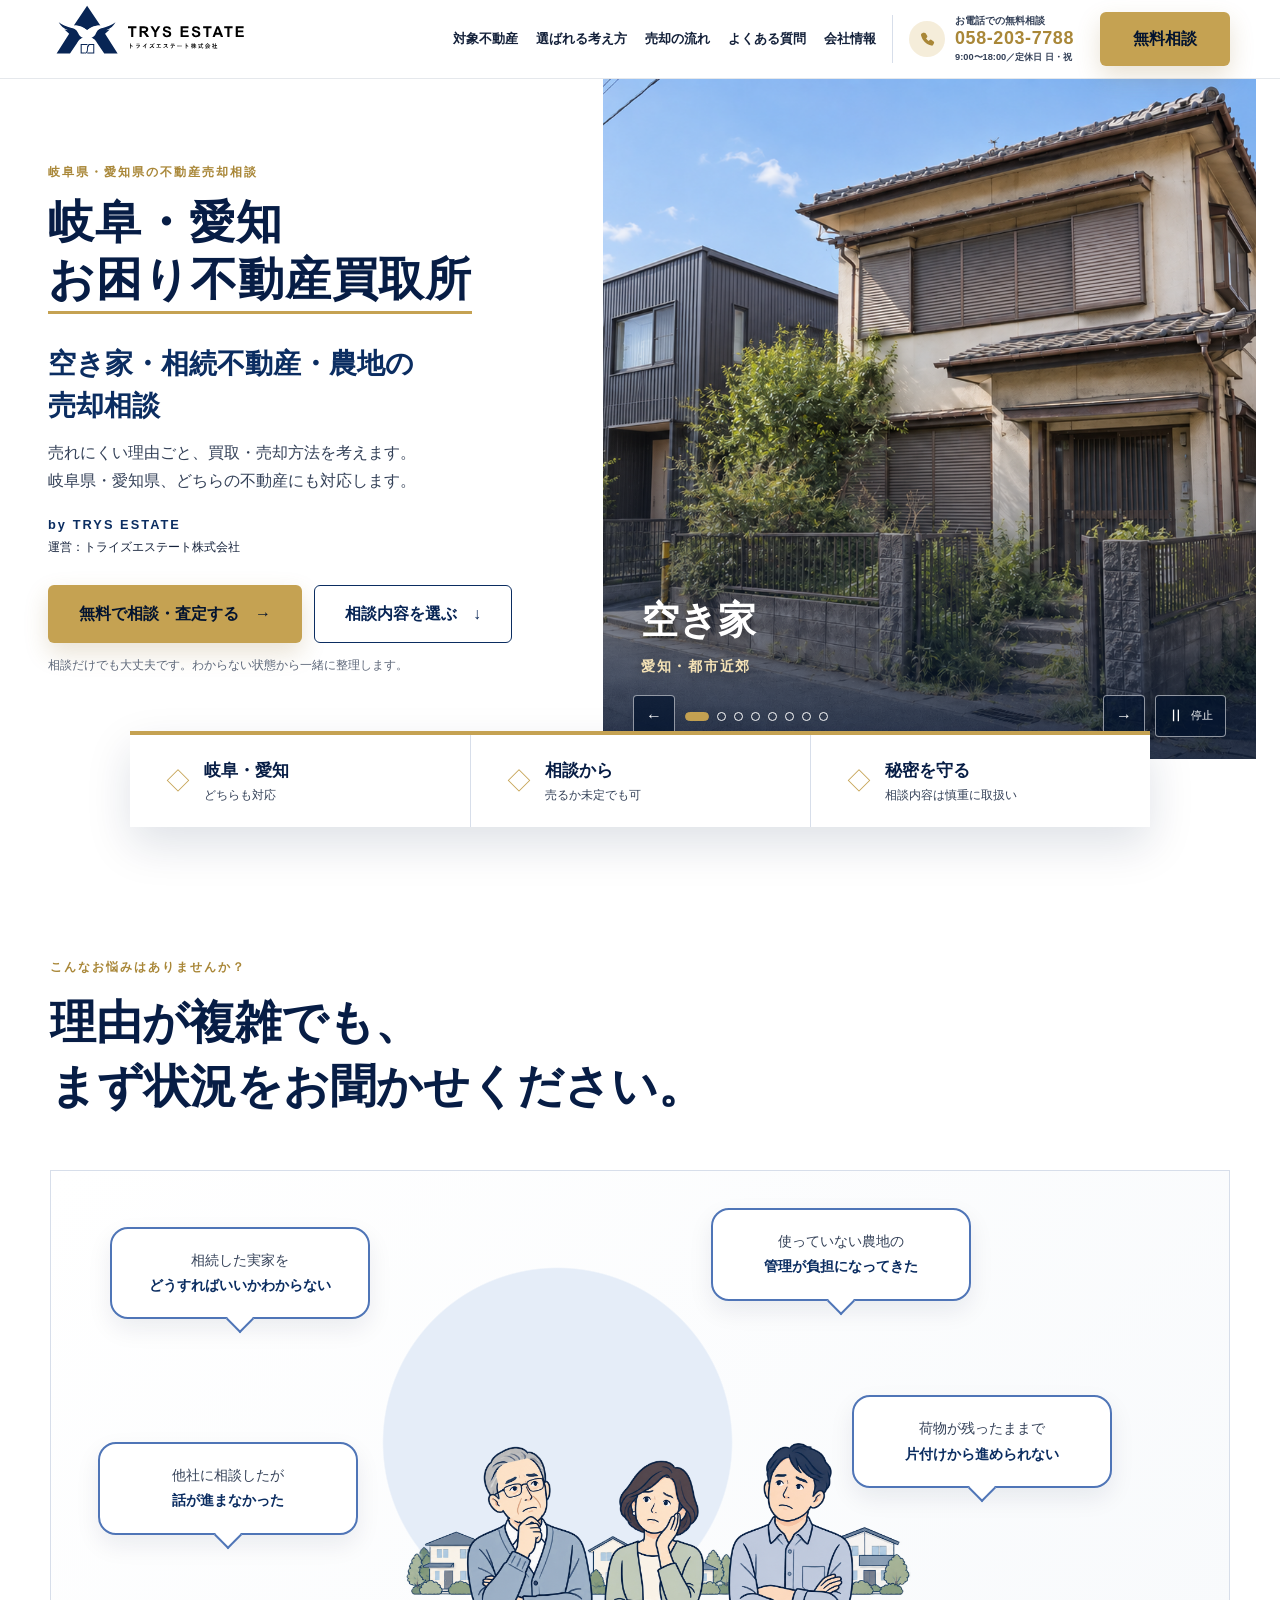
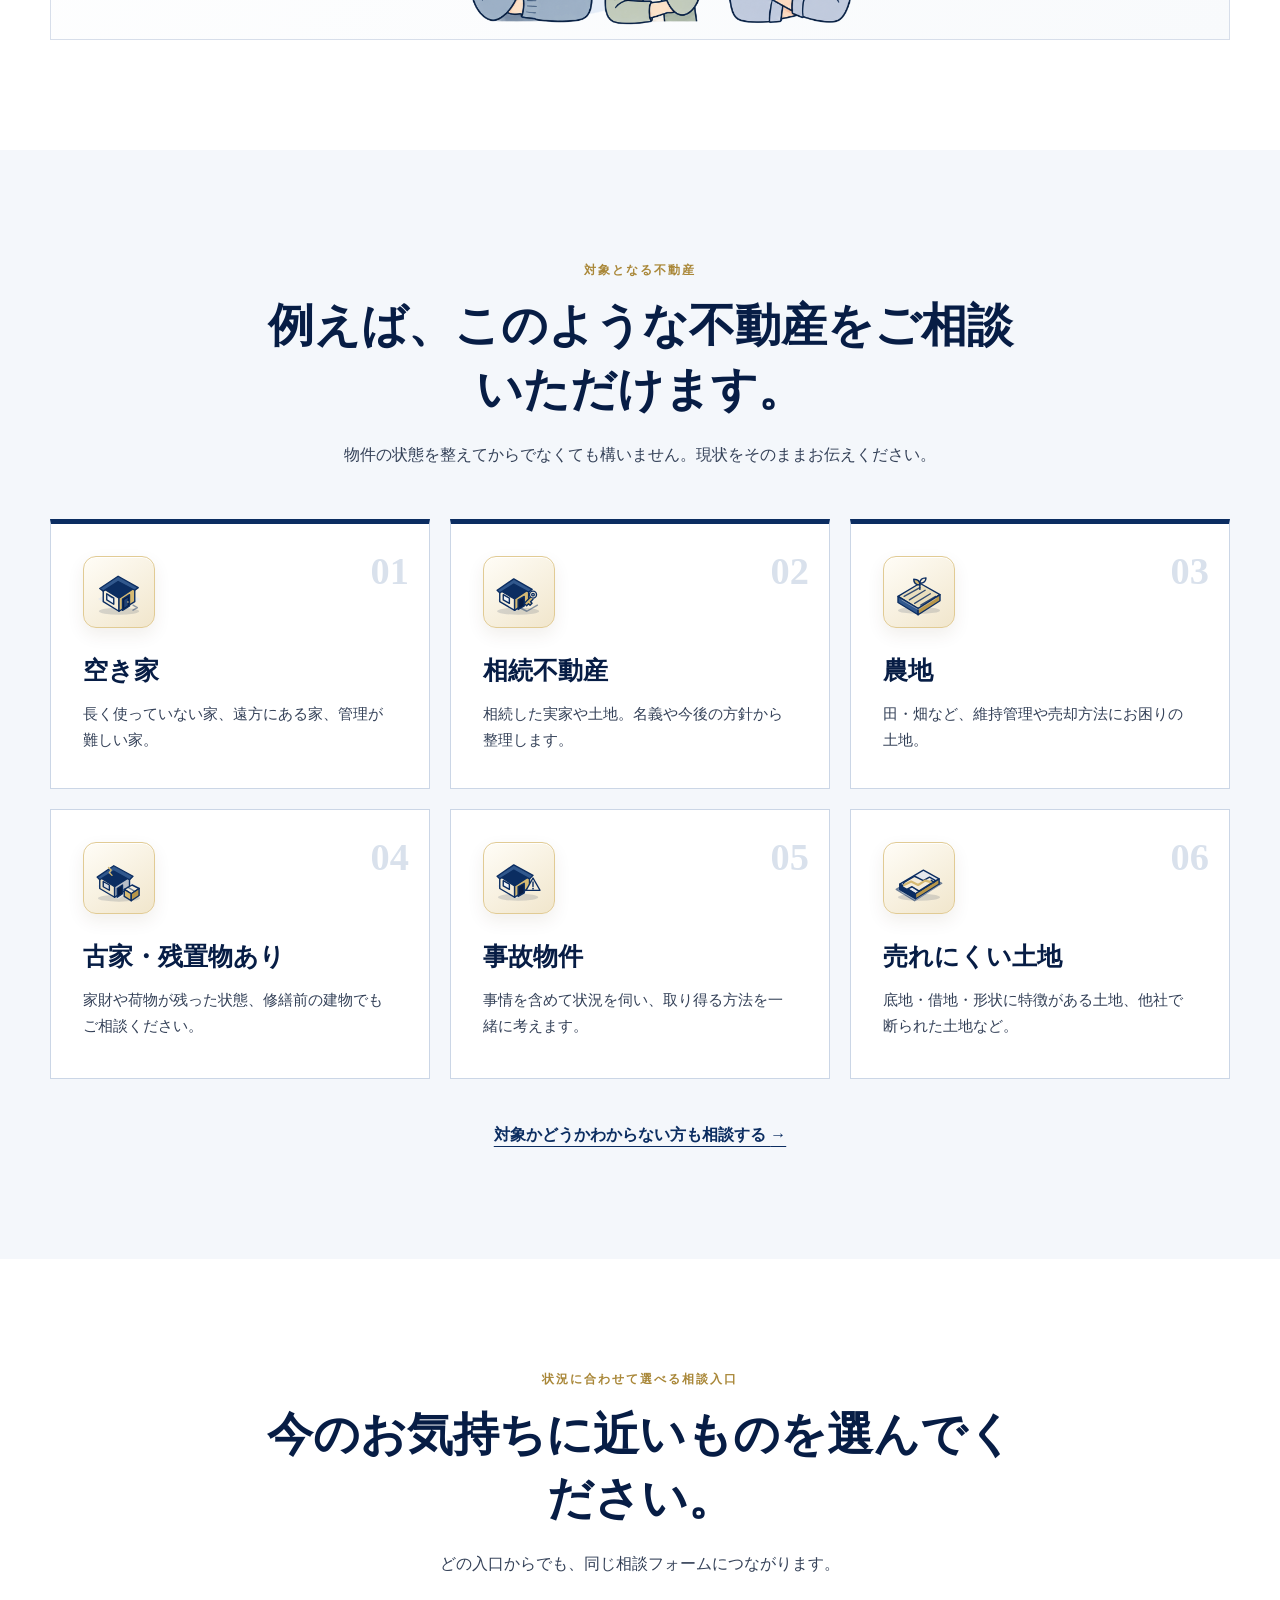
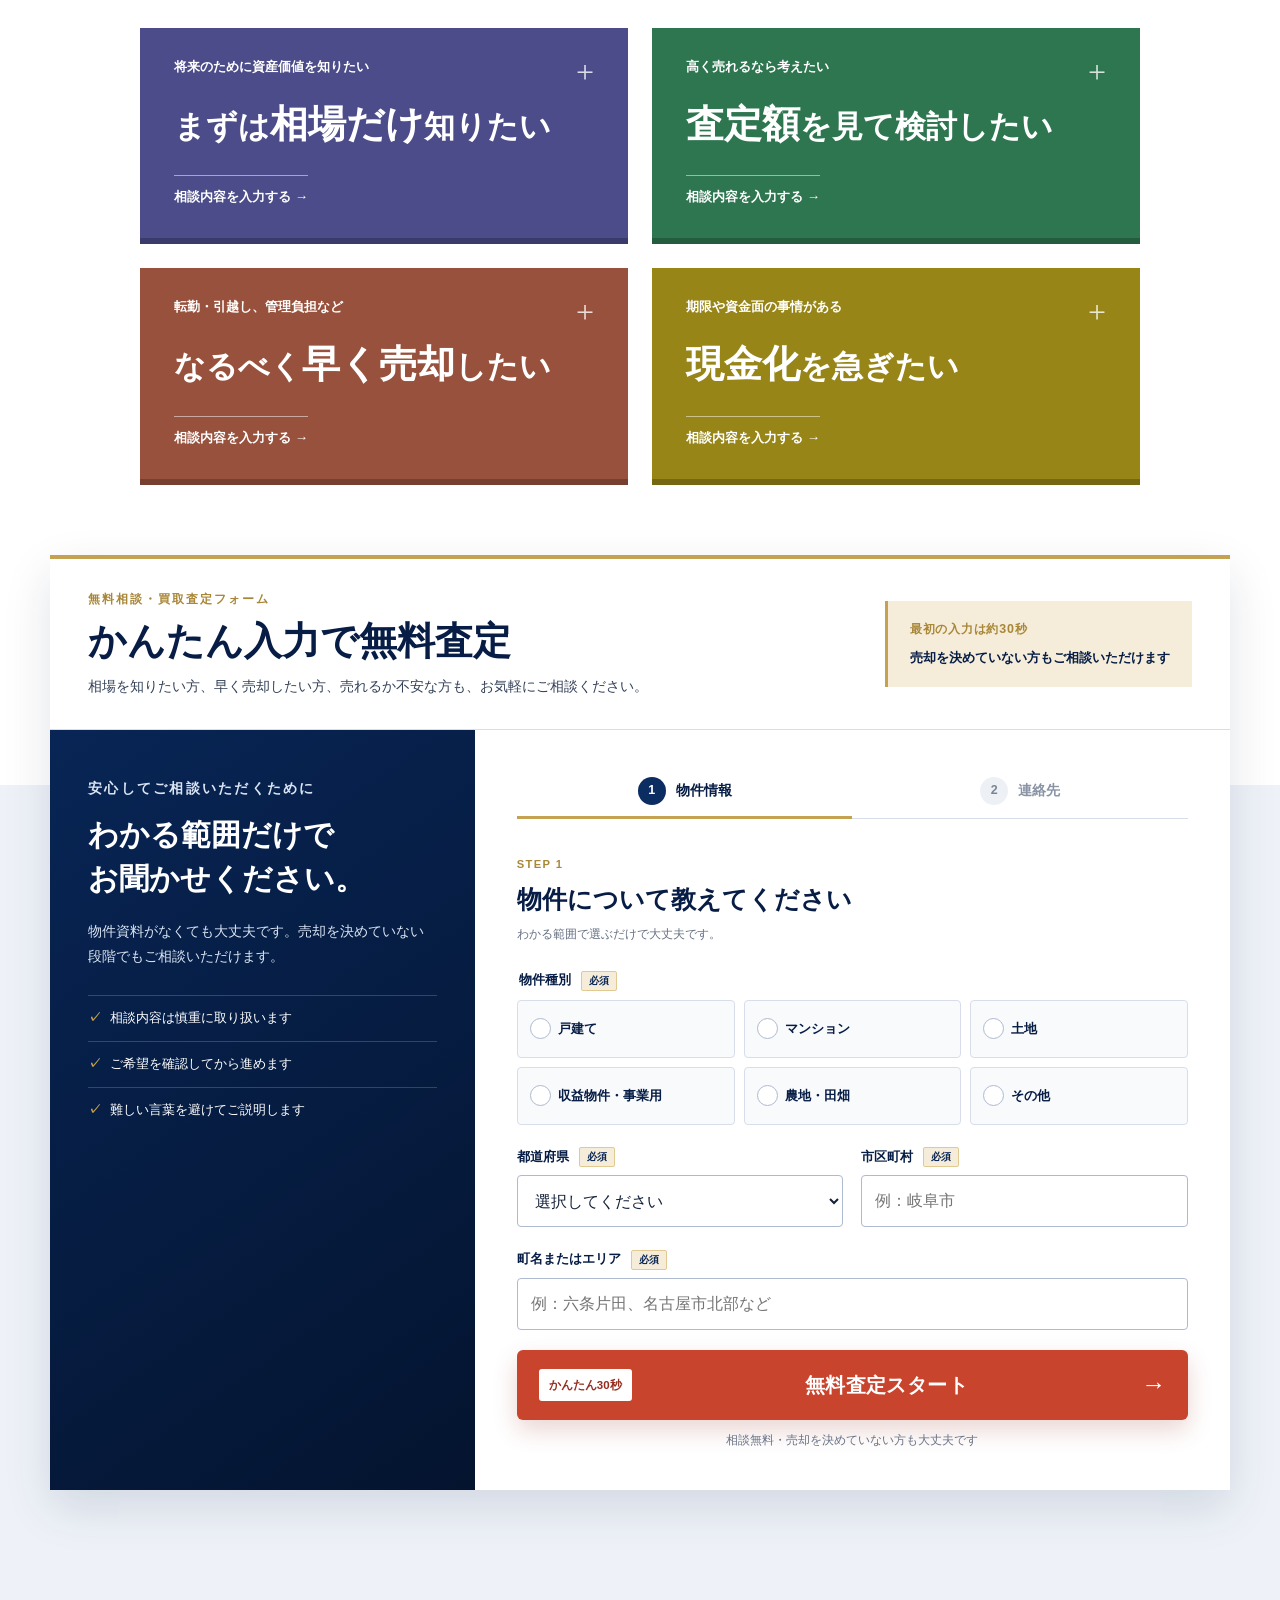
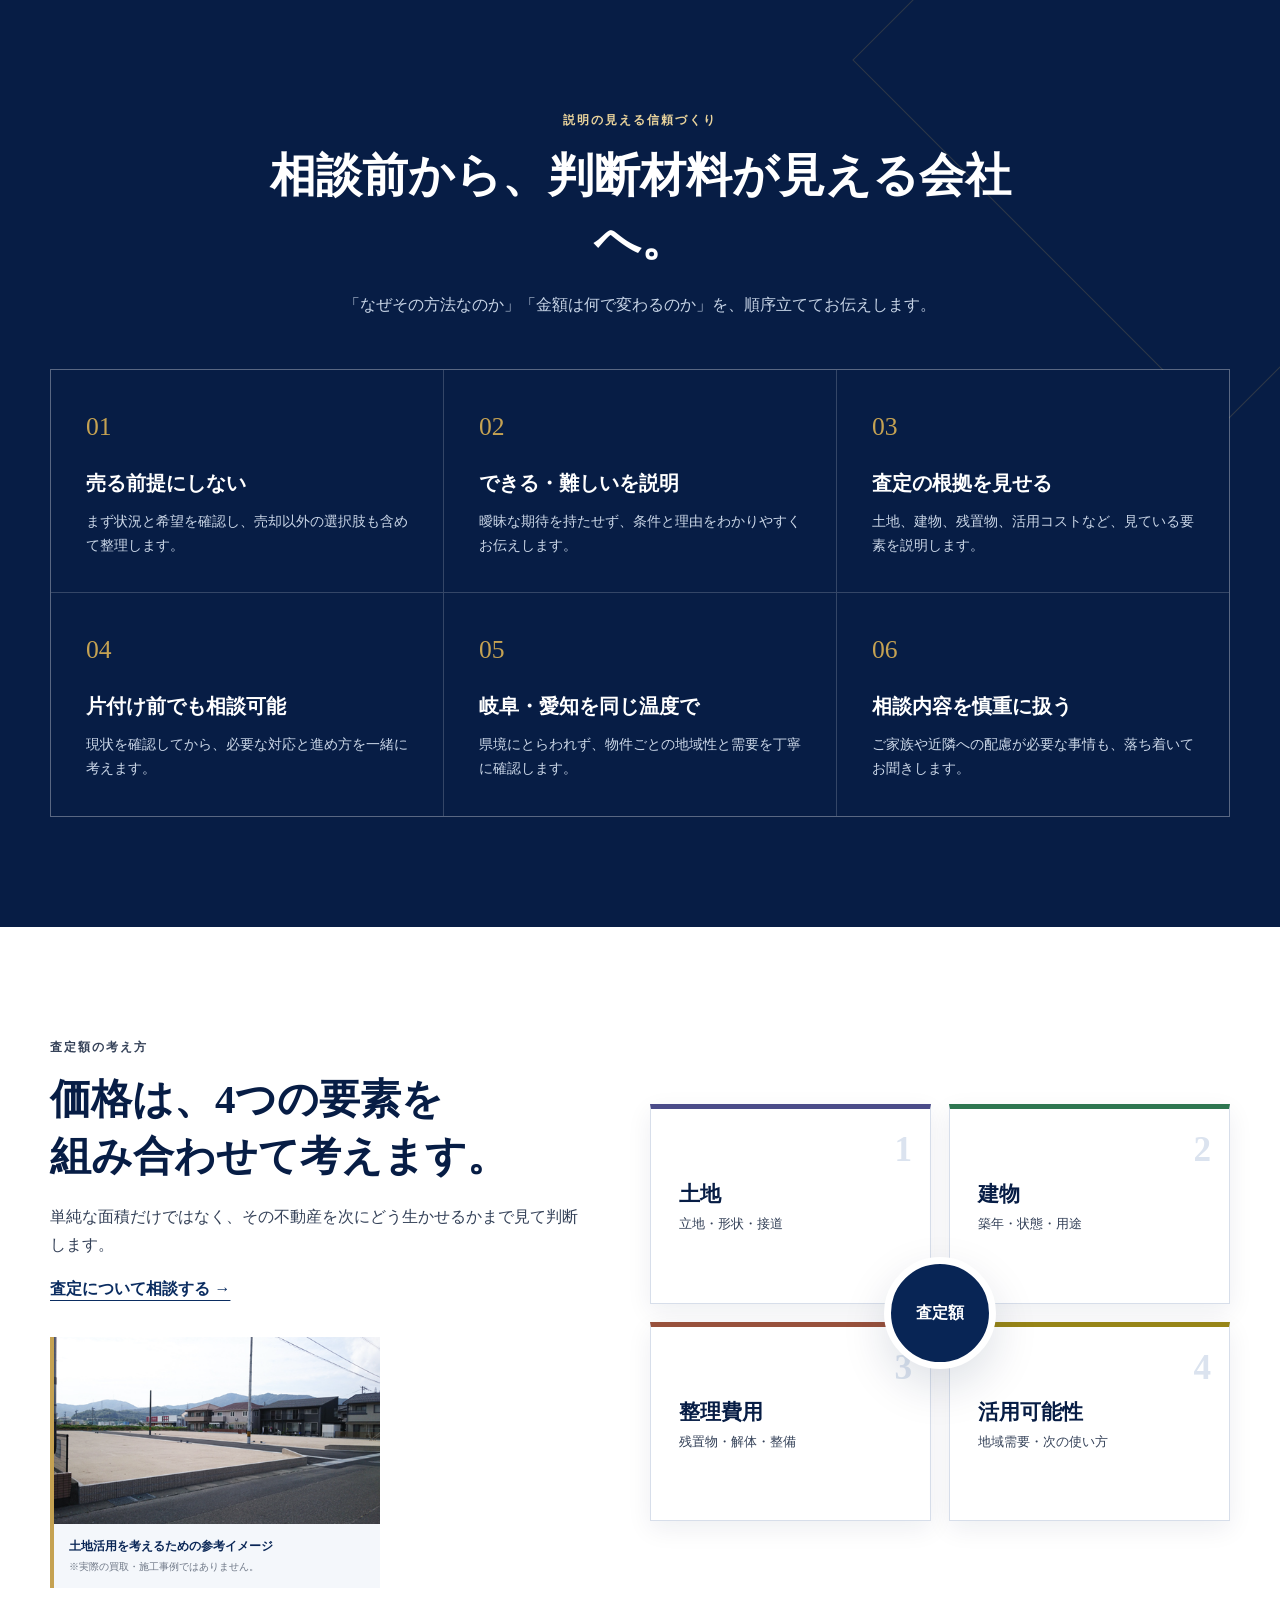
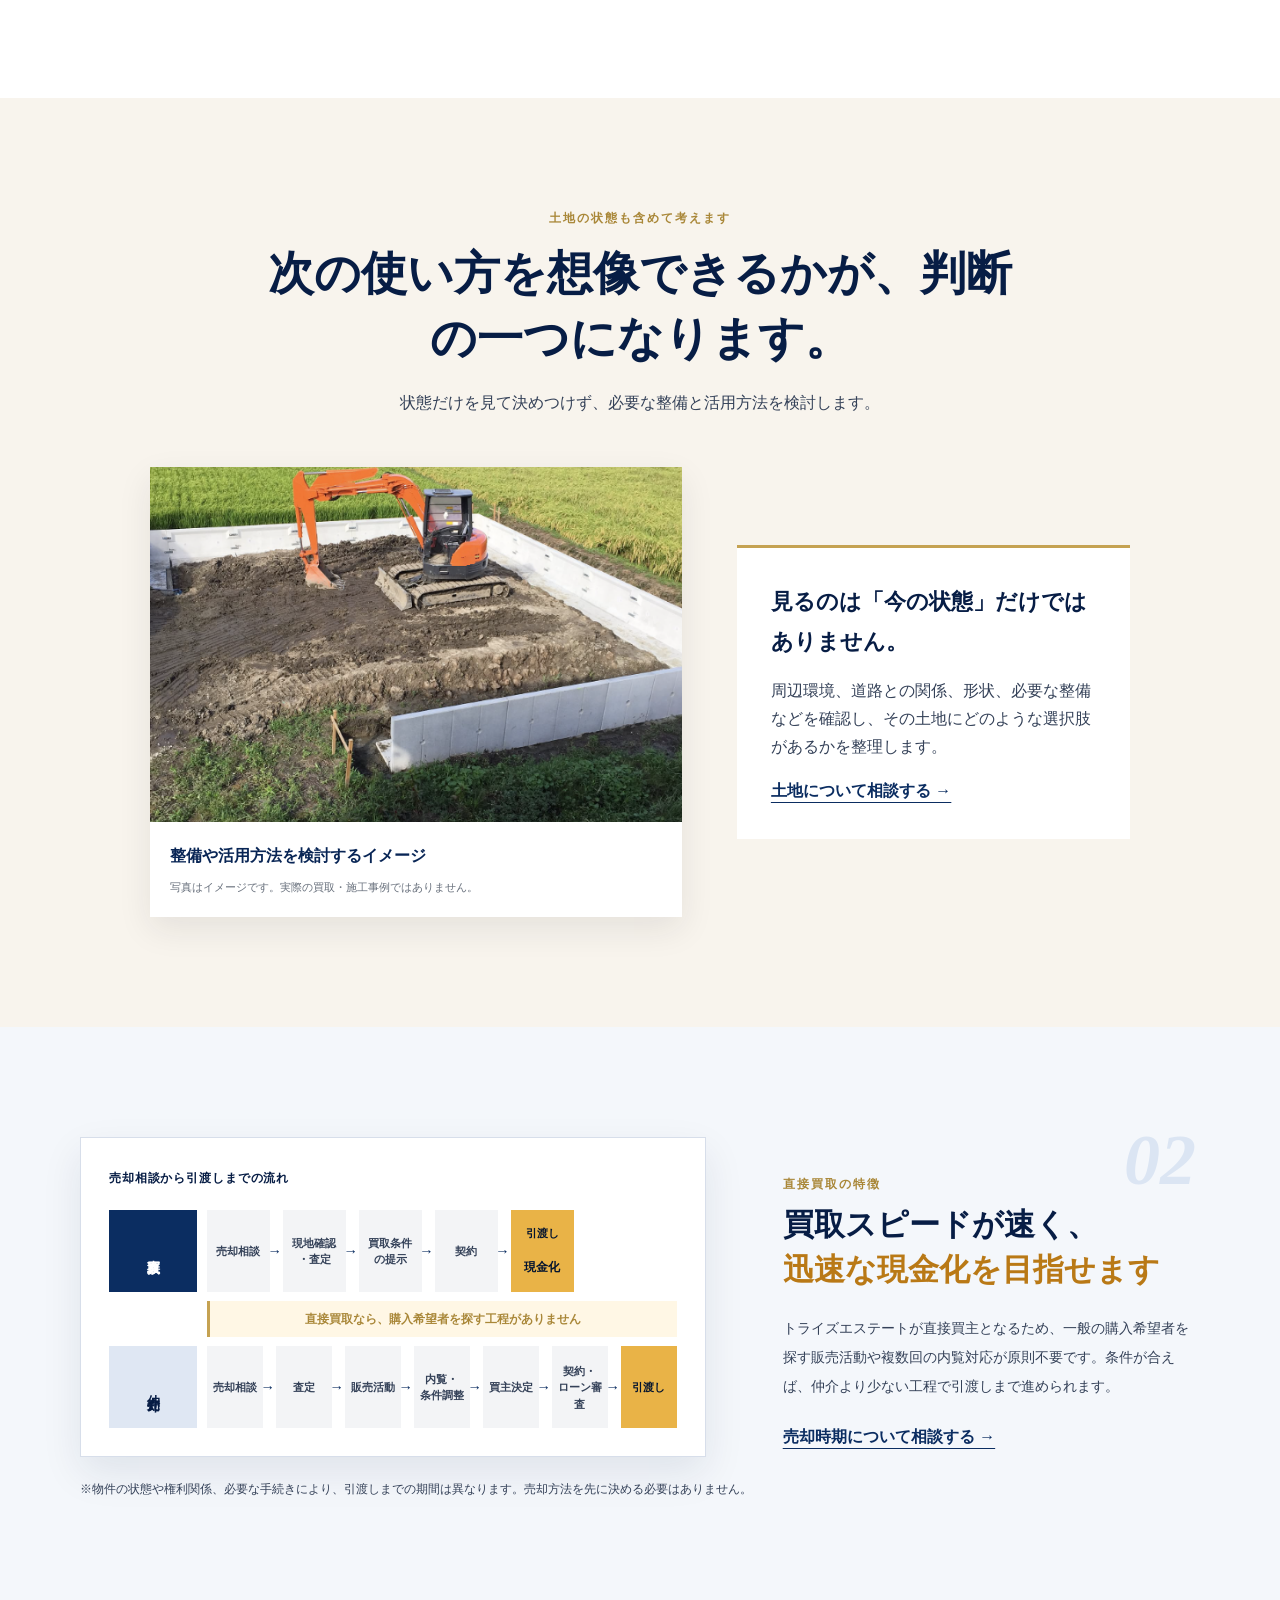
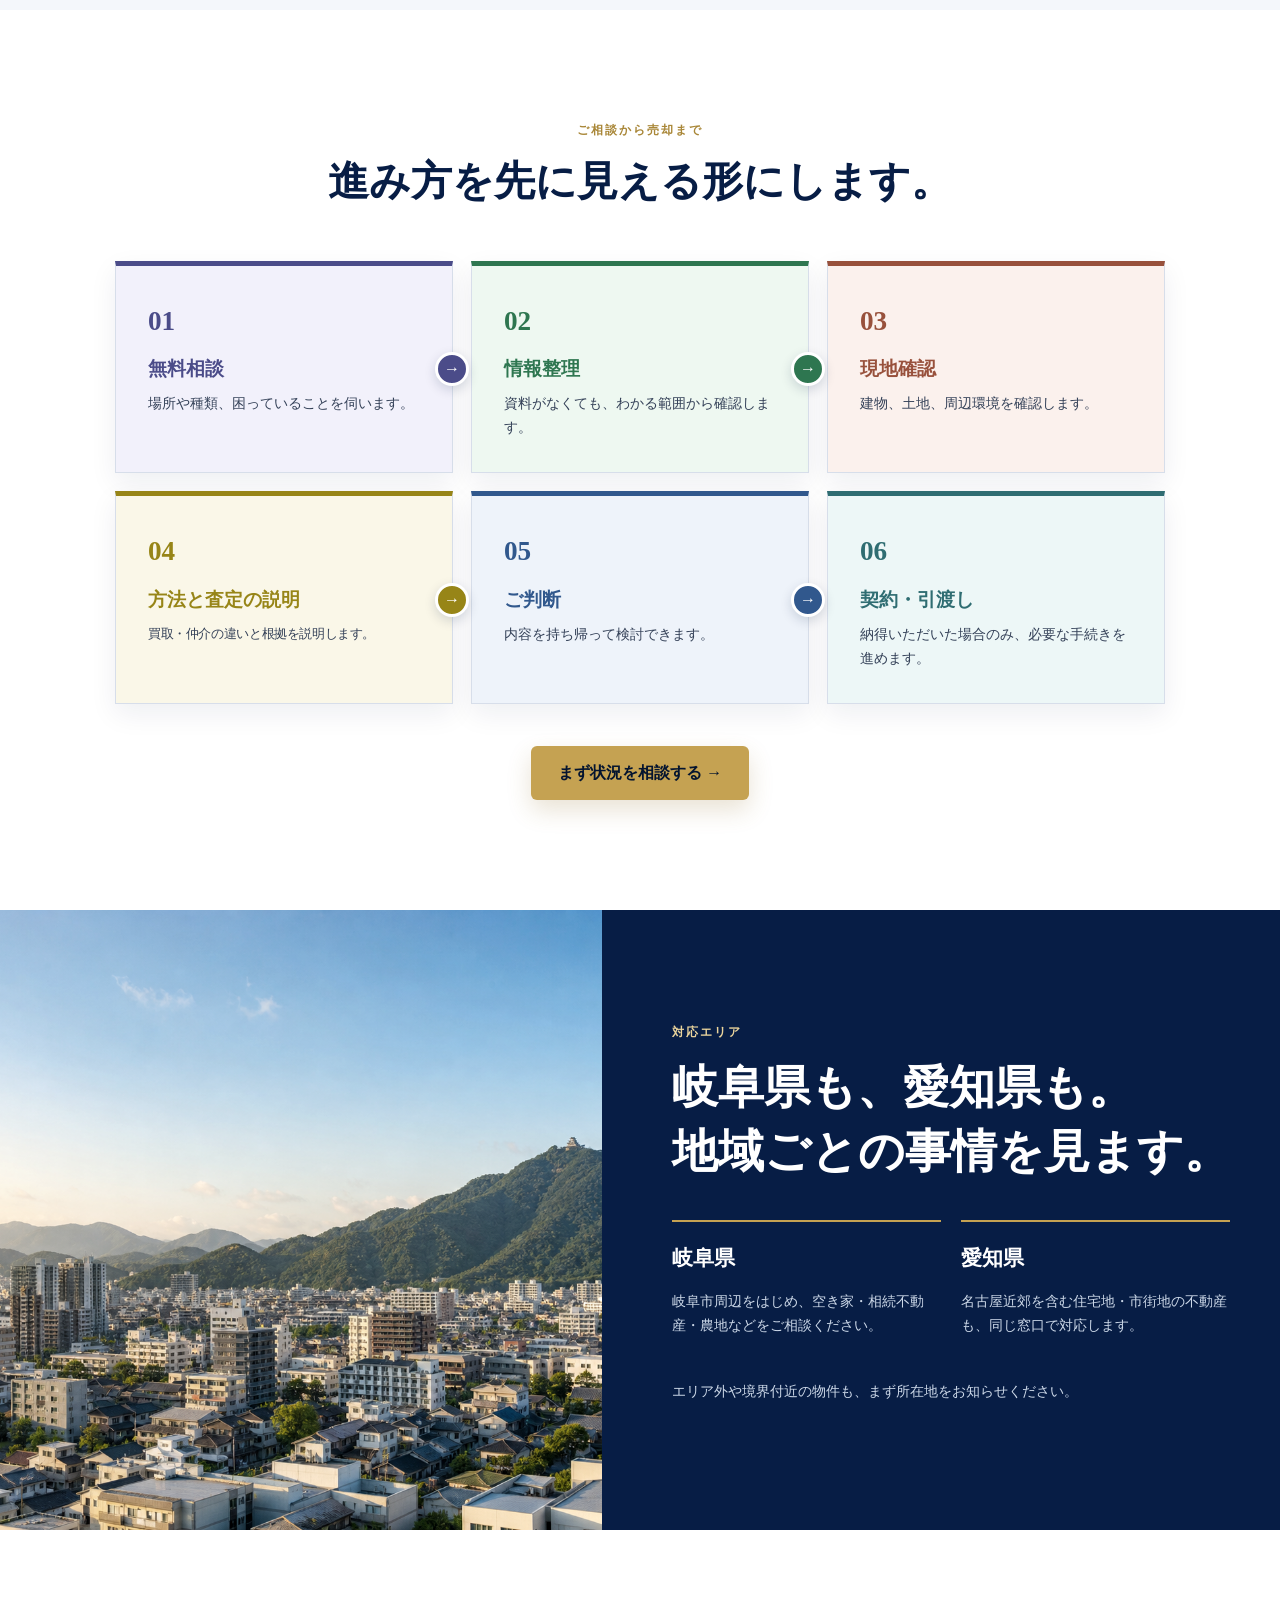
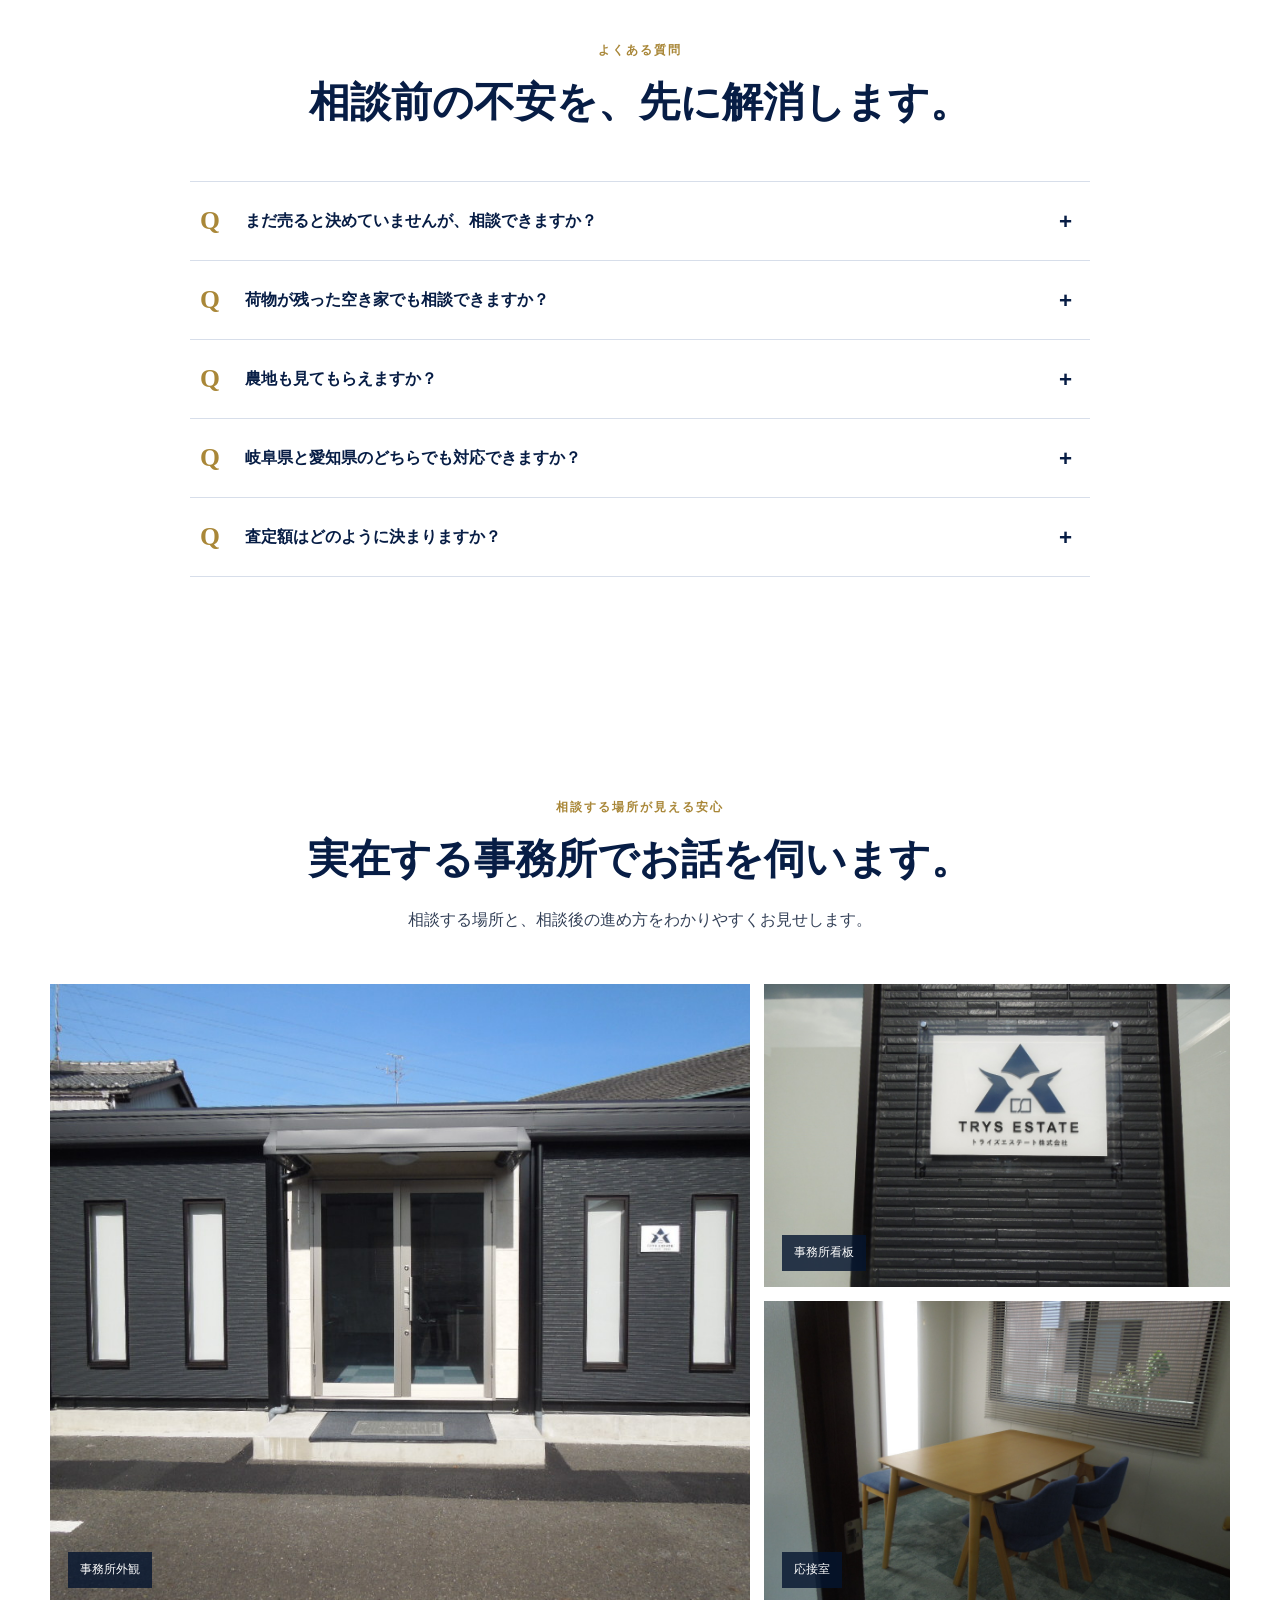
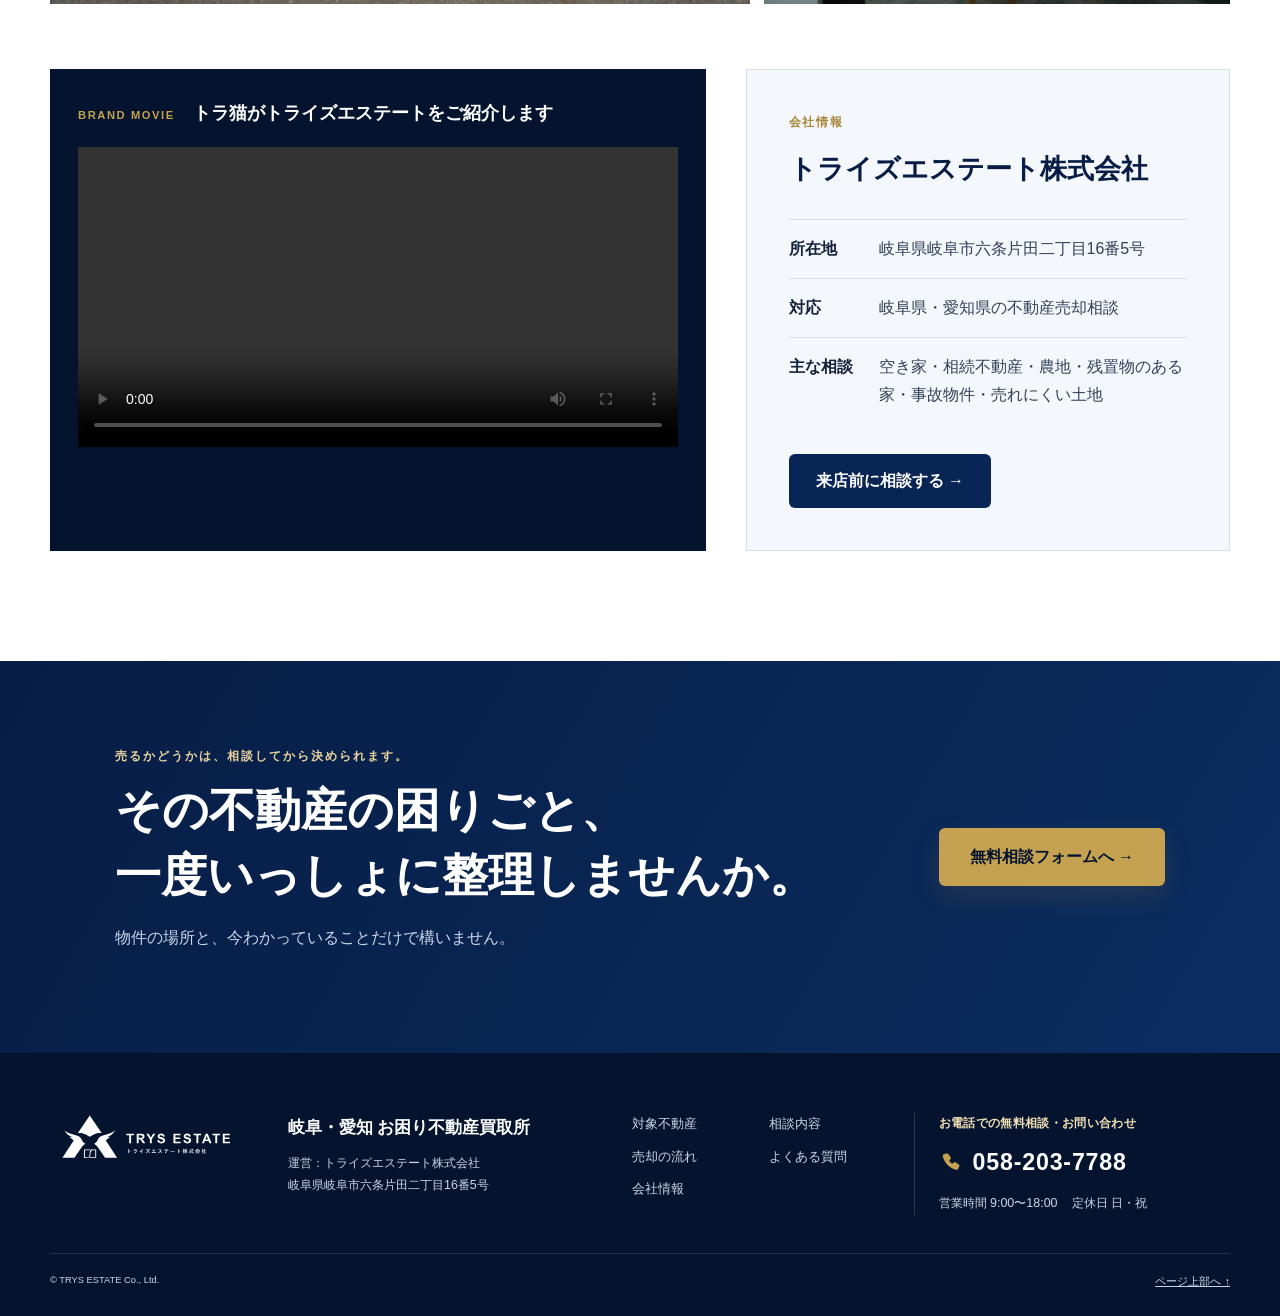
<file: index.html>
<!doctype html>
<html lang="ja">
<head>
  <meta charset="utf-8">
  <meta name="viewport" content="width=device-width, initial-scale=1">
  <meta name="description" content="岐阜県・愛知県の空き家、相続不動産、農地など、売却に困る不動産の相談窓口。トライズエステート株式会社が状況に合う買取・売却方法を一緒に考えます。">
  <meta name="theme-color" content="#071d45">
  <title>岐阜・愛知 お困り不動産買取所｜トライズエステート株式会社</title>
  <link rel="icon" href="assets/logo-horizontal.svg" type="image/svg+xml">
  <link rel="stylesheet" href="styles.css">
  <script src="script.js" defer></script>
</head>
<body>
  <a class="skip-link" href="#main">本文へ移動</a>

  <header class="site-header" id="top">
    <div class="header-inner">
      <a class="brand" href="#top" aria-label="トライズエステート株式会社 トップへ">
        <img src="assets/logo-horizontal.svg" alt="TRYS ESTATE トライズエステート株式会社" width="245" height="64">
      </a>
      <nav class="desktop-nav" aria-label="メインメニュー">
        <a href="#properties">対象不動産</a>
        <a href="#strengths">選ばれる考え方</a>
        <a href="#flow">売却の流れ</a>
        <a href="#faq">よくある質問</a>
        <a href="#company">会社情報</a>
      </nav>
      <a class="header-phone" href="tel:0582037788" aria-label="トライズエステートへ電話 058-203-7788">
        <span class="header-phone-icon" aria-hidden="true">
          <svg viewBox="0 0 24 24" focusable="false">
            <path d="M7.1 3.2 4.6 4.5c-.7.4-1 1.2-.8 2 1.6 6.5 6.7 11.6 13.2 13.2.8.2 1.6-.1 2-.8l1.3-2.6c.3-.7.1-1.5-.5-1.9l-3.1-2a1.5 1.5 0 0 0-1.8.1l-1.6 1.3a13.8 13.8 0 0 1-3.1-3.1l1.3-1.6c.4-.5.5-1.2.1-1.8l-2-3.1c-.5-.7-1.7-1-2.5-.6Z"/>
          </svg>
        </span>
        <span class="header-phone-copy">
          <small>お電話での無料相談</small>
          <strong>058-203-7788</strong>
          <span class="header-phone-meta">9:00〜18:00／定休日 日・祝</span>
        </span>
      </a>
      <a class="button button-gold header-cta" href="#contact">無料相談</a>
      <button class="menu-button" type="button" aria-expanded="false" aria-controls="mobile-menu">
        <span></span><span></span><span></span><span class="sr-only">メニューを開く</span>
      </button>
    </div>
    <nav class="mobile-menu" id="mobile-menu" aria-label="スマートフォンメニュー" hidden>
      <a href="#properties">対象不動産</a>
      <a href="#choices">相談内容を選ぶ</a>
      <a href="#flow">売却の流れ</a>
      <a href="#faq">よくある質問</a>
      <a href="#company">会社情報</a>
    </nav>
  </header>

  <main id="main">
    <section class="hero" aria-labelledby="hero-title">
      <div class="hero-copy">
        <p class="eyebrow">岐阜県・愛知県の不動産売却相談</p>
        <h1 id="hero-title">岐阜・愛知<br><span>お困り不動産買取所</span></h1>
        <p class="hero-lead">空き家・相続不動産・農地の<br class="desktop-only">売却相談</p>
        <p class="hero-description">売れにくい理由ごと、買取・売却方法を考えます。<br>岐阜県・愛知県、どちらの不動産にも対応します。</p>
        <div class="operator">
          <strong>by TRYS ESTATE</strong>
          <span>運営：トライズエステート株式会社</span>
        </div>
        <div class="hero-actions">
          <a class="button button-gold button-large" href="#contact">無料で相談・査定する <span aria-hidden="true">→</span></a>
          <a class="button button-outline button-large" href="#choices">相談内容を選ぶ <span aria-hidden="true">↓</span></a>
        </div>
        <p class="microcopy">相談だけでも大丈夫です。わからない状態から一緒に整理します。</p>
      </div>

      <div class="hero-carousel" data-carousel aria-label="相談できる不動産のイメージ">
        <div class="carousel-viewport" aria-live="polite">
          <figure class="carousel-slide is-active" data-slide aria-hidden="false">
            <img src="assets/hero-akiya-aichi.png" alt="愛知県の都市近郊をイメージした空き家" fetchpriority="high">
            <figcaption><span>空き家</span><strong>愛知・都市近郊</strong></figcaption>
          </figure>
          <figure class="carousel-slide" data-slide aria-hidden="true">
            <img src="assets/hero-akiya-gifu.png" alt="岐阜市の市街地近郊をイメージした空き家" loading="lazy">
            <figcaption><span>空き家</span><strong>岐阜・市街地近郊</strong></figcaption>
          </figure>
          <figure class="carousel-slide" data-slide aria-hidden="true">
            <img src="assets/hero-akiya-user-photo.webp" alt="外壁や設備が古くなった空き家の参考写真" loading="lazy">
            <figcaption><span>空き家</span><strong>老朽化した古家など</strong></figcaption>
          </figure>
          <figure class="carousel-slide" data-slide aria-hidden="true">
            <img src="assets/hero-souzoku.png" alt="相続した住宅をイメージした写真" loading="lazy">
            <figcaption><span>相続不動産</span><strong>住む予定のない実家など</strong></figcaption>
          </figure>
          <figure class="carousel-slide" data-slide aria-hidden="true">
            <img src="assets/hero-nouchi.png" alt="住宅地に隣接する農地をイメージした写真" loading="lazy">
            <figcaption><span>農地</span><strong>管理や今後の活用に困る土地</strong></figcaption>
          </figure>
          <figure class="carousel-slide" data-slide aria-hidden="true">
            <img src="assets/hero-zanchibutsu-user-photo.webp" alt="家の周囲に家財や残置物が多く残る住宅の参考写真" loading="lazy">
            <figcaption><span>ゴミ屋敷・残置物</span><strong>片付け前でも相談できます</strong></figcaption>
          </figure>
          <figure class="carousel-slide" data-slide aria-hidden="true">
            <img src="assets/hero-jikobukken.png" alt="事情のある住宅をイメージした写真" loading="lazy">
            <figcaption><span>事故物件</span><strong>事情を伏せずにご相談ください</strong></figcaption>
          </figure>
          <figure class="carousel-slide" data-slide aria-hidden="true">
            <img src="assets/hero-urenai-tochi.png" alt="活用や売却が難しい土地をイメージした写真" loading="lazy">
            <figcaption><span>売れにくい土地</span><strong>形状や条件も含めて確認</strong></figcaption>
          </figure>
        </div>
        <div class="carousel-controls">
          <button type="button" class="carousel-arrow" data-prev aria-label="前の画像へ">←</button>
          <div class="carousel-dots" role="tablist" aria-label="画像を選択"></div>
          <button type="button" class="carousel-arrow" data-next aria-label="次の画像へ">→</button>
          <button type="button" class="carousel-pause" data-pause aria-pressed="false"><span aria-hidden="true">Ⅱ</span><span class="pause-label">停止</span></button>
        </div>
      </div>
    </section>

    <div class="trust-strip" aria-label="相談時の基本方針">
      <div><span aria-hidden="true">◇</span><strong>岐阜・愛知</strong><small>どちらも対応</small></div>
      <div><span aria-hidden="true">◇</span><strong>相談から</strong><small>売るか未定でも可</small></div>
      <div><span aria-hidden="true">◇</span><strong>秘密を守る</strong><small>相談内容は慎重に取扱い</small></div>
    </div>

    <section class="section worry-section" aria-labelledby="worry-title">
      <div class="section-heading">
        <p class="eyebrow">こんなお悩みはありませんか？</p>
        <h2 id="worry-title">理由が複雑でも、<br>まず状況をお聞かせください。</h2>
      </div>
      <div class="worry-layout">
        <div class="worry-art">
          <img src="assets/worry-owners.png" alt="不動産について悩む人々のイラスト" loading="lazy">
        </div>
        <div class="speech-list">
          <p class="speech speech-one">相続した実家を<br><strong>どうすればいいかわからない</strong></p>
          <p class="speech speech-two">使っていない農地の<br><strong>管理が負担になってきた</strong></p>
          <p class="speech speech-three">荷物が残ったままで<br><strong>片付けから進められない</strong></p>
          <p class="speech speech-four">他社に相談したが<br><strong>話が進まなかった</strong></p>
        </div>
      </div>
    </section>

    <section class="section section-mist" id="properties" aria-labelledby="properties-title">
      <div class="section-heading centered">
        <p class="eyebrow">対象となる不動産</p>
        <h2 id="properties-title">例えば、このような不動産をご相談いただけます。</h2>
        <p>物件の状態を整えてからでなくても構いません。現状をそのままお伝えください。</p>
      </div>
      <div class="property-grid">
        <article class="property-card property-primary">
          <span class="property-no">01</span>
          <div class="property-icon property-icon-vacant" aria-hidden="true">
            <svg viewBox="0 0 64 64" focusable="false">
              <ellipse class="icon-shadow" cx="32" cy="54" rx="23" ry="4" fill="#071d45" opacity=".14"/>
              <path d="m8 40 23-14 25 14-24 14z" fill="#e5e8ec" opacity=".82"/>
              <path d="m14 28 18-11 18 10-18 12z" fill="#0b2d61" class="icon-line"/>
              <path d="m14 28 18 11v15L14 43z" fill="#f5edda" class="icon-line"/>
              <path d="m32 39 18-12v16L32 54z" fill="#d6ba73" class="icon-line"/>
              <path d="m10 28 21-14 23 13-4 3-19-10-17 11z" fill="#31588d" class="icon-line"/>
              <path d="m18 34 8 5v7l-8-5z" fill="#eef2f6" class="icon-line"/>
              <path d="m20 36 4 2.5" fill="none" class="icon-line" opacity=".55"/>
              <g class="icon-motion icon-door">
                <path d="m36 40 8-5v13l-8 5z" fill="#071d45" class="icon-line"/>
                <path d="m38 41 4-2.5v9L38 50z" fill="#31588d" opacity=".65"/>
                <circle cx="42.2" cy="43.4" r=".8" fill="#e8d39e"/>
              </g>
              <path d="m48 47 5 2.8-5 3" fill="none" class="icon-line" opacity=".45"/>
            </svg>
          </div>
          <h3>空き家</h3>
          <p>長く使っていない家、遠方にある家、管理が難しい家。</p>
        </article>
        <article class="property-card property-primary">
          <span class="property-no">02</span>
          <div class="property-icon property-icon-inheritance" aria-hidden="true">
            <svg viewBox="0 0 64 64" focusable="false">
              <ellipse class="icon-shadow" cx="31" cy="54" rx="24" ry="4" fill="#071d45" opacity=".14"/>
              <path d="m7 41 20-12 22 12-21 13z" fill="#e5e8ec" opacity=".82"/>
              <path d="m10 30 16-10 17 9-16 11z" fill="#0b2d61" class="icon-line"/>
              <path d="m10 30 17 10v13L10 43z" fill="#f5edda" class="icon-line"/>
              <path d="m27 40 16-11v13L27 53z" fill="#d6ba73" class="icon-line"/>
              <path d="m7 30 19-13 21 12-4 3-17-9-16 10z" fill="#31588d" class="icon-line"/>
              <path d="m14 35 7 4v6l-7-4z" fill="#eef2f6" class="icon-line"/>
              <path d="m31 41 7-4v11l-7 4z" fill="#071d45" class="icon-line"/>
              <path d="m33 50 8 4 12-7" fill="none" class="icon-line" opacity=".48"/>
              <g class="icon-motion icon-key">
                <circle cx="48" cy="35" r="4" fill="#f5edda" class="icon-line"/>
                <circle cx="48" cy="35" r="1.45" fill="none" class="icon-line"/>
                <path d="m45 38-7 7 2.7 2.7 2.2-2.2 1.7 1.7 2.3-2.3-1.7-1.7 2.8-2.8" fill="#d6ba73" class="icon-line"/>
              </g>
            </svg>
          </div>
          <h3>相続不動産</h3>
          <p>相続した実家や土地。名義や今後の方針から整理します。</p>
        </article>
        <article class="property-card property-primary">
          <span class="property-no">03</span>
          <div class="property-icon property-icon-farmland" aria-hidden="true">
            <svg viewBox="0 0 64 64" focusable="false">
              <ellipse class="icon-shadow" cx="32" cy="53" rx="24" ry="4" fill="#071d45" opacity=".14"/>
              <path d="m8 37 25-15 23 13-25 16z" fill="#eadfbe" class="icon-line"/>
              <path d="m8 37 23 14v7L8 44z" fill="#31588d" class="icon-line"/>
              <path d="m31 51 25-16v7L31 58z" fill="#b89649" class="icon-line"/>
              <path d="m15 37 18-10M21 41l18-11M27 45l18-11M34 47l17-10" fill="none" class="icon-line" opacity=".82"/>
              <path d="m12 41 19 11 21-13" fill="none" stroke="#fff" stroke-width="1" opacity=".4"/>
              <g class="icon-motion icon-sprout">
                <path d="M33 29v-9" fill="none" class="icon-line"/>
                <path d="M33 24c-5 0-7-2.6-7-6.5 4.7 0 7 2.4 7 6.5Z" fill="#d6ba73" class="icon-line"/>
                <path d="M33 22c4.8 0 7-2.4 7-6.2-4.7 0-7 2.3-7 6.2Z" fill="#f5edda" class="icon-line"/>
              </g>
            </svg>
          </div>
          <h3>農地</h3>
          <p>田・畑など、維持管理や売却方法にお困りの土地。</p>
        </article>
        <article class="property-card">
          <span class="property-no">04</span>
          <div class="property-icon property-icon-belongings" aria-hidden="true">
            <svg viewBox="0 0 64 64" focusable="false">
              <ellipse class="icon-shadow" cx="32" cy="55" rx="24" ry="4" fill="#071d45" opacity=".14"/>
              <path d="m7 41 22-13 25 14-23 14z" fill="#e5e8ec" opacity=".82"/>
              <path d="m10 31 16-10 18 10-17 11z" fill="#0b2d61" class="icon-line"/>
              <path d="m10 31 17 11v12L10 44z" fill="#eee4cc" class="icon-line"/>
              <path d="m27 42 17-11v12L27 54z" fill="#b8bec7" class="icon-line"/>
              <path d="m7 31 19-13 22 12-4 4-18-10-16 10z" fill="#31588d" class="icon-line"/>
              <path d="m14 36 7 4v6l-7-4z" fill="#d9dde2" class="icon-line"/>
              <path d="m30 44 6-4v10l-6 4z" fill="#071d45" class="icon-line"/>
              <path d="m20 20 3 3-2 3 3 3" fill="none" stroke="#d6ba73" stroke-width="1.6" stroke-linecap="round"/>
              <g class="icon-motion icon-box">
                <path d="m38 45 9-5 8 4-9 6z" fill="#f5edda" class="icon-line"/>
                <path d="m38 45 8 5v8l-8-5z" fill="#d6ba73" class="icon-line"/>
                <path d="m46 50 9-6v8l-9 6z" fill="#b89649" class="icon-line"/>
                <path d="m42 42.5 8 4.8" fill="none" class="icon-line" opacity=".55"/>
              </g>
            </svg>
          </div>
          <h3>古家・残置物あり</h3>
          <p>家財や荷物が残った状態、修繕前の建物でもご相談ください。</p>
        </article>
        <article class="property-card">
          <span class="property-no">05</span>
          <div class="property-icon property-icon-caution" aria-hidden="true">
            <svg viewBox="0 0 64 64" focusable="false">
              <ellipse class="icon-shadow" cx="31" cy="54" rx="23" ry="4" fill="#071d45" opacity=".14"/>
              <path d="m7 41 21-13 23 13-22 14z" fill="#e5e8ec" opacity=".82"/>
              <path d="m10 30 16-10 18 10-17 11z" fill="#0b2d61" class="icon-line"/>
              <path d="m10 30 17 11v13L10 44z" fill="#f5edda" class="icon-line"/>
              <path d="m27 41 17-11v13L27 54z" fill="#d6ba73" class="icon-line"/>
              <path d="m7 30 19-13 22 12-4 4-18-10-16 10z" fill="#31588d" class="icon-line"/>
              <path d="m14 35 7 4v6l-7-4z" fill="#eef2f6" class="icon-line"/>
              <path d="m31 42 7-4v11l-7 4z" fill="#071d45" class="icon-line"/>
              <g class="icon-motion icon-alert">
                <path d="m48 32 8 14-16 .2z" fill="#f5edda" class="icon-line"/>
                <path d="M48 36.5v5.3" fill="none" class="icon-line"/>
                <circle cx="48" cy="44.2" r="1" fill="#0b2d61"/>
              </g>
            </svg>
          </div>
          <h3>事故物件</h3>
          <p>事情を含めて状況を伺い、取り得る方法を一緒に考えます。</p>
        </article>
        <article class="property-card">
          <span class="property-no">06</span>
          <div class="property-icon property-icon-land" aria-hidden="true">
            <svg viewBox="0 0 64 64" focusable="false">
              <ellipse class="icon-shadow" cx="32" cy="54" rx="24" ry="4" fill="#071d45" opacity=".14"/>
              <path d="m6 45 31-19 21 12-31 20z" fill="#31588d" opacity=".58" class="icon-line"/>
              <path d="m10 39 27-16 18 10-27 17z" fill="#e5e8ec" class="icon-line"/>
              <path d="m10 39 18 11v6L10 45z" fill="#0b2d61" class="icon-line"/>
              <path d="m28 50 27-17v6L28 56z" fill="#b89649" class="icon-line"/>
              <path d="m15 37 12-7 10 5 7-4 7 4-19 12-8-5-6 3-5-3z" fill="#f5edda" class="icon-line"/>
              <path d="m24 42 8 5 19-12" fill="none" class="icon-line" opacity=".55"/>
              <g class="icon-motion icon-route">
                <path d="m15 40 8-4 8 4 8-5 8 2" fill="none" stroke="#d6ba73" stroke-width="2.5" stroke-linecap="round" stroke-linejoin="round" pathLength="1"/>
                <path d="m46 34.5 3 2.5-3.5 1.4" fill="#d6ba73" class="icon-line"/>
              </g>
              <path d="m12 48 16 9 27-17" fill="none" stroke="#fff" stroke-width="1" opacity=".35"/>
            </svg>
          </div>
          <h3>売れにくい土地</h3>
          <p>底地・借地・形状に特徴がある土地、他社で断られた土地など。</p>
        </article>
      </div>
      <div class="centered action-row"><a class="text-link" href="#contact">対象かどうかわからない方も相談する <span aria-hidden="true">→</span></a></div>
    </section>

    <section class="section choice-section" id="choices" aria-labelledby="choices-title">
      <div class="section-heading centered">
        <p class="eyebrow">状況に合わせて選べる相談入口</p>
        <h2 id="choices-title">今のお気持ちに近いものを選んでください。</h2>
        <p>どの入口からでも、同じ相談フォームにつながります。</p>
      </div>
      <div class="choice-grid">
        <button class="choice-card choice-indigo" type="button" data-purpose="まずは相場だけ知りたい">
          <span class="choice-kicker">将来のために資産価値を知りたい</span>
          <strong>まずは<span>相場だけ</span>知りたい</strong>
          <small>相談内容を入力する →</small>
        </button>
        <button class="choice-card choice-green" type="button" data-purpose="査定額を見て検討したい">
          <span class="choice-kicker">高く売れるなら考えたい</span>
          <strong><span>査定額</span>を見て検討したい</strong>
          <small>相談内容を入力する →</small>
        </button>
        <button class="choice-card choice-terra" type="button" data-purpose="なるべく早く売却したい">
          <span class="choice-kicker">転勤・引越し、管理負担など</span>
          <strong>なるべく<span>早く売却</span>したい</strong>
          <small>相談内容を入力する →</small>
        </button>
        <button class="choice-card choice-ochre" type="button" data-purpose="現金化を急ぎたい">
          <span class="choice-kicker">期限や資金面の事情がある</span>
          <strong><span>現金化</span>を急ぎたい</strong>
          <small>相談内容を入力する →</small>
        </button>
      </div>

      <div class="contact-panel" id="contact">
        <header class="contact-appeal">
          <div>
            <p class="eyebrow">無料相談・買取査定フォーム</p>
            <h2>かんたん入力で無料査定</h2>
            <p>相場を知りたい方、早く売却したい方、売れるか不安な方も、お気軽にご相談ください。</p>
          </div>
          <div class="contact-appeal-note">
            <span>最初の入力は約30秒</span>
            <strong>売却を決めていない方もご相談いただけます</strong>
          </div>
        </header>

        <form class="contact-form" data-contact-form novalidate>
          <div class="form-steps" aria-label="入力の進み方">
            <span class="form-step-indicator is-current" data-step-indicator="1" aria-current="step"><b>1</b>物件情報</span>
            <span class="form-step-indicator" data-step-indicator="2"><b>2</b>連絡先</span>
          </div>

          <section class="form-step" data-form-step="1" aria-labelledby="form-step1-title">
            <div class="step-heading">
              <span>STEP 1</span>
              <h3 id="form-step1-title">物件について教えてください</h3>
              <p>わかる範囲で選ぶだけで大丈夫です。</p>
            </div>

            <fieldset class="field field-full choice-field" data-field-group="propertyType">
              <legend>物件種別 <span class="required-badge">必須</span></legend>
              <div class="property-type-grid">
                <label class="property-type-choice"><input type="radio" name="propertyType" value="戸建て" required><span class="choice-check" aria-hidden="true">✓</span><strong>戸建て</strong></label>
                <label class="property-type-choice"><input type="radio" name="propertyType" value="マンション"><span class="choice-check" aria-hidden="true">✓</span><strong>マンション</strong></label>
                <label class="property-type-choice"><input type="radio" name="propertyType" value="土地"><span class="choice-check" aria-hidden="true">✓</span><strong>土地</strong></label>
                <label class="property-type-choice"><input type="radio" name="propertyType" value="収益物件・事業用"><span class="choice-check" aria-hidden="true">✓</span><strong>収益物件・事業用</strong></label>
                <label class="property-type-choice"><input type="radio" name="propertyType" value="農地・田畑"><span class="choice-check" aria-hidden="true">✓</span><strong>農地・田畑</strong></label>
                <label class="property-type-choice"><input type="radio" name="propertyType" value="その他"><span class="choice-check" aria-hidden="true">✓</span><strong>その他</strong></label>
              </div>
              <p class="field-error" data-error-for="propertyType" hidden>物件種別を選択してください。</p>
            </fieldset>

            <div class="field">
              <label for="prefecture">都道府県 <span class="required-badge">必須</span></label>
              <select id="prefecture" name="prefecture" autocomplete="address-level1" required>
                <option value="">選択してください</option>
                <option>岐阜県</option>
                <option>愛知県</option>
                <option>その他・不明</option>
              </select>
              <p class="field-error" data-error-for="prefecture" hidden>都道府県を選択してください。</p>
            </div>
            <div class="field">
              <label for="city">市区町村 <span class="required-badge">必須</span></label>
              <input id="city" name="city" type="text" autocomplete="address-level2" placeholder="例：岐阜市" required>
              <p class="field-error" data-error-for="city" hidden>市区町村を入力してください。</p>
            </div>
            <div class="field field-full">
              <label for="area">町名またはエリア <span class="required-badge">必須</span></label>
              <input id="area" name="area" type="text" autocomplete="address-line1" placeholder="例：六条片田、名古屋市北部など" required>
              <p class="field-error" data-error-for="area" hidden>町名またはエリアを入力してください。</p>
            </div>

            <button class="estimate-start" type="button" data-next-step>
              <span class="estimate-start-label">かんたん30秒</span>
              <strong>無料査定スタート</strong>
              <span class="estimate-start-arrow" aria-hidden="true">→</span>
            </button>
            <p class="estimate-note">相談無料・売却を決めていない方も大丈夫です</p>
          </section>

          <section class="form-step" data-form-step="2" aria-labelledby="form-step2-title" hidden>
            <div class="step-heading">
              <span>STEP 2</span>
              <h3 id="form-step2-title">連絡先とご相談内容</h3>
              <p>ご希望の連絡方法に合わせてご連絡します。</p>
            </div>

            <fieldset class="field field-full choice-field" data-field-group="purpose">
              <legend>相談の目的 <span class="required-badge">必須</span></legend>
              <div class="purpose-grid">
                <label><input type="radio" name="purpose" value="まずは相場だけ知りたい" required><span>相場だけ知りたい</span></label>
                <label><input type="radio" name="purpose" value="査定額を見て検討したい"><span>査定額を知りたい</span></label>
                <label><input type="radio" name="purpose" value="なるべく早く売却したい"><span>早く売却したい</span></label>
                <label><input type="radio" name="purpose" value="現金化を急ぎたい"><span>現金化を急いでいる</span></label>
                <label><input type="radio" name="purpose" value="まだわからない"><span>売るかまだ決めていない</span></label>
              </div>
              <p class="field-error" data-error-for="purpose" hidden>相談の目的を選択してください。</p>
            </fieldset>

            <div class="field">
              <label for="name">お名前 <span class="required-badge">必須</span></label>
              <input id="name" name="name" type="text" autocomplete="name" required>
              <p class="field-error" data-error-for="name" hidden>お名前を入力してください。</p>
            </div>
            <div class="field">
              <label for="contact-info">電話番号 <span class="required-badge">必須</span></label>
              <input id="contact-info" name="contact" type="tel" inputmode="tel" autocomplete="tel" placeholder="例：058-000-0000" required>
              <p class="field-error" data-error-for="contact" hidden>10〜11桁の電話番号を入力してください。</p>
            </div>
            <div class="field field-full">
              <label for="email">メールアドレス <span class="required-badge">必須</span></label>
              <input id="email" name="email" type="email" inputmode="email" autocomplete="email" placeholder="例：info@example.jp" required>
              <p class="field-error" data-error-for="email" hidden>正しい形式のメールアドレスを入力してください。</p>
            </div>
            <fieldset class="field field-full choice-field" data-field-group="contactMethod">
              <legend>希望する連絡方法 <span class="required-badge">必須</span></legend>
              <div class="contact-method-grid">
                <label><input type="radio" name="contactMethod" value="電話" required><span>電話</span></label>
                <label><input type="radio" name="contactMethod" value="メール"><span>メール</span></label>
                <label><input type="radio" name="contactMethod" value="どちらでもよい"><span>どちらでもよい</span></label>
              </div>
              <p class="field-error" data-error-for="contactMethod" hidden>希望する連絡方法を選択してください。</p>
            </fieldset>
            <div class="field field-full">
              <label for="message">状況・お悩み <small>任意</small></label>
              <textarea id="message" name="message" rows="4" placeholder="例：相続した家が空き家になっている。売るかはまだ決めていない。"></textarea>
            </div>
            <p class="form-error form-error-summary" data-form-error role="alert" hidden>入力内容をご確認ください。</p>
            <div class="form-actions">
              <button class="button button-outline form-back" type="button" data-prev-step>戻る</button>
              <button class="button button-navy button-submit" type="submit">入力内容を確認する <span aria-hidden="true">→</span></button>
            </div>
            <p class="form-note">※第1稿では確認画面までです。公開前に実際の送信先を設定します。</p>
          </section>
        </form>

        <aside class="contact-intro">
          <p class="eyebrow light">安心してご相談いただくために</p>
          <h2>わかる範囲だけで<br>お聞かせください。</h2>
          <p>物件資料がなくても大丈夫です。売却を決めていない段階でもご相談いただけます。</p>
          <ul>
            <li>相談内容は慎重に取り扱います</li>
            <li>ご希望を確認してから進めます</li>
            <li>難しい言葉を避けてご説明します</li>
          </ul>
        </aside>

        <div class="form-confirmation" data-form-confirmation hidden>
          <span class="confirmation-mark" aria-hidden="true">✓</span>
          <h3>入力内容をご確認ください。</h3>
          <p>この画面ではまだ送信されていません。</p>
          <dl class="confirmation-summary" data-confirmation-summary></dl>
          <p class="form-note">※第1稿のため、実際の送信先はまだ接続されていません。</p>
          <button type="button" class="button button-outline" data-edit-form>入力内容を修正する</button>
        </div>
      </div>
    </section>

    <section class="section section-navy" id="strengths" aria-labelledby="strengths-title">
      <div class="section-heading centered light-heading">
        <p class="eyebrow light">説明の見える信頼づくり</p>
        <h2 id="strengths-title">相談前から、判断材料が見える会社へ。</h2>
        <p>「なぜその方法なのか」「金額は何で変わるのか」を、順序立ててお伝えします。</p>
      </div>
      <div class="promise-grid">
        <article><span>01</span><h3>売る前提にしない</h3><p>まず状況と希望を確認し、売却以外の選択肢も含めて整理します。</p></article>
        <article><span>02</span><h3>できる・難しいを説明</h3><p>曖昧な期待を持たせず、条件と理由をわかりやすくお伝えします。</p></article>
        <article><span>03</span><h3>査定の根拠を見せる</h3><p>土地、建物、残置物、活用コストなど、見ている要素を説明します。</p></article>
        <article><span>04</span><h3>片付け前でも相談可能</h3><p>現状を確認してから、必要な対応と進め方を一緒に考えます。</p></article>
        <article><span>05</span><h3>岐阜・愛知を同じ温度で</h3><p>県境にとらわれず、物件ごとの地域性と需要を丁寧に確認します。</p></article>
        <article><span>06</span><h3>相談内容を慎重に扱う</h3><p>ご家族や近隣への配慮が必要な事情も、落ち着いてお聞きします。</p></article>
      </div>
    </section>

    <section class="section pricing-section" aria-labelledby="pricing-title">
      <div class="pricing-copy">
        <p class="eyebrow">査定額の考え方</p>
        <h2 id="pricing-title"><span class="pricing-title-line">価格は、4つの要素を</span><span class="pricing-title-line">組み合わせて考えます。</span></h2>
        <p>単純な面積だけではなく、その不動産を次にどう生かせるかまで見て判断します。</p>
        <a class="text-link" href="#contact">査定について相談する →</a>
        <figure class="pricing-sample">
          <img src="assets/sample-land-cleared.png" alt="整備された土地の活用イメージ" loading="lazy">
          <figcaption>土地活用を考えるための参考イメージ<br><span>※実際の買取・施工事例ではありません。</span></figcaption>
        </figure>
      </div>
      <div class="factor-diagram" aria-label="査定額を構成する4つの要素">
        <div class="factor factor-one"><span>1</span><strong>土地</strong><small>立地・形状・接道</small></div>
        <div class="factor factor-two"><span>2</span><strong>建物</strong><small>築年・状態・用途</small></div>
        <div class="factor factor-three"><span>3</span><strong>整理費用</strong><small>残置物・解体・整備</small></div>
        <div class="factor factor-four"><span>4</span><strong>活用可能性</strong><small>地域需要・次の使い方</small></div>
        <div class="factor-center">査定額</div>
      </div>
    </section>

    <section class="section use-image-section" aria-labelledby="use-image-title">
      <div class="section-heading centered">
        <p class="eyebrow">土地の状態も含めて考えます</p>
        <h2 id="use-image-title">次の使い方を想像できるかが、判断の一つになります。</h2>
        <p>状態だけを見て決めつけず、必要な整備と活用方法を検討します。</p>
      </div>
      <div class="image-example-grid single-example">
        <figure>
          <img src="assets/sample-land-work-no-logo.png" alt="土地を整備しているイメージ写真" loading="lazy">
          <figcaption><strong>整備や活用方法を検討するイメージ</strong><span>写真はイメージです。実際の買取・施工事例ではありません。</span></figcaption>
        </figure>
        <div class="example-note"><strong>見るのは「今の状態」だけではありません。</strong><p>周辺環境、道路との関係、形状、必要な整備などを確認し、その土地にどのような選択肢があるかを整理します。</p><a class="text-link" href="#contact">土地について相談する →</a></div>
      </div>
    </section>

    <section class="section section-mist comparison-section" id="comparison" aria-labelledby="comparison-title">
      <div class="speed-comparison">
        <div class="speed-diagram" role="group" aria-label="直接買取と仲介売却の手続きの違い">
          <p class="speed-diagram-title">売却相談から引渡しまでの流れ</p>
          <div class="speed-track speed-track-direct">
            <strong class="speed-track-label">直接買取</strong>
            <ol aria-label="直接買取の流れ">
              <li>売却相談</li>
              <li>現地確認<br>・査定</li>
              <li>買取条件<br>の提示</li>
              <li>契約</li>
              <li class="speed-finish">引渡し<br><b>現金化</b></li>
            </ol>
          </div>
          <p class="speed-message">直接買取なら、購入希望者を探す工程がありません</p>
          <div class="speed-track speed-track-brokerage">
            <strong class="speed-track-label">仲介売却</strong>
            <ol aria-label="仲介売却の流れ">
              <li>売却相談</li>
              <li>査定</li>
              <li>販売活動</li>
              <li>内覧・<br>条件調整</li>
              <li>買主決定</li>
              <li>契約・<br>ローン審査</li>
              <li class="speed-finish">引渡し</li>
            </ol>
          </div>
        </div>

        <div class="speed-copy">
          <span class="speed-number" aria-hidden="true">02</span>
          <p class="eyebrow">直接買取の特徴</p>
          <h2 id="comparison-title"><span>買取スピードが速く、</span><em>迅速な現金化を目指せます</em></h2>
          <p>トライズエステートが直接買主となるため、一般の購入希望者を探す販売活動や複数回の内覧対応が原則不要です。条件が合えば、仲介より少ない工程で引渡しまで進められます。</p>
          <a class="text-link" href="#contact">売却時期について相談する →</a>
        </div>
      </div>
      <p class="comparison-note">※物件の状態や権利関係、必要な手続きにより、引渡しまでの期間は異なります。売却方法を先に決める必要はありません。</p>
    </section>

    <section class="section flow-section" id="flow" aria-labelledby="flow-title">
      <div class="section-heading centered">
        <p class="eyebrow">ご相談から売却まで</p>
        <h2 id="flow-title" class="single-line-title">進み方を先に見える形にします。</h2>
      </div>
      <ol class="flow-list">
        <li><span>01</span><div><h3>無料相談</h3><p>場所や種類、困っていることを伺います。</p></div></li>
        <li><span>02</span><div><h3>情報整理</h3><p>資料がなくても、わかる範囲から確認します。</p></div></li>
        <li><span>03</span><div><h3>現地確認</h3><p>建物、土地、周辺環境を確認します。</p></div></li>
        <li><span>04</span><div><h3>方法と査定の説明</h3><p class="flow-one-line">買取・仲介の違いと根拠を説明します。</p></div></li>
        <li><span>05</span><div><h3>ご判断</h3><p>内容を持ち帰って検討できます。</p></div></li>
        <li><span>06</span><div><h3>契約・引渡し</h3><p>納得いただいた場合のみ、必要な手続きを進めます。</p></div></li>
      </ol>
      <div class="centered action-row"><a class="button button-gold" href="#contact">まず状況を相談する →</a></div>
    </section>

    <section class="area-section" aria-labelledby="area-title">
      <div class="area-image"><img src="assets/gifu-cityscape.png" alt="岐阜の街並みイメージ" loading="lazy"></div>
      <div class="area-copy">
        <p class="eyebrow light">対応エリア</p>
        <h2 id="area-title"><span class="area-title-line">岐阜県も、愛知県も。</span><span class="area-title-line">地域ごとの事情を見ます。</span></h2>
        <div class="area-columns">
          <div><strong>岐阜県</strong><p>岐阜市周辺をはじめ、空き家・相続不動産・農地などをご相談ください。</p></div>
          <div><strong>愛知県</strong><p>名古屋近郊を含む住宅地・市街地の不動産も、同じ窓口で対応します。</p></div>
        </div>
        <p class="area-note">エリア外や境界付近の物件も、まず所在地をお知らせください。</p>
      </div>
    </section>

    <section class="section faq-section" id="faq" aria-labelledby="faq-title">
      <div class="section-heading centered">
        <p class="eyebrow">よくある質問</p>
        <h2 id="faq-title" class="single-line-title">相談前の不安を、先に解消します。</h2>
      </div>
      <div class="faq-list">
        <details><summary>まだ売ると決めていませんが、相談できますか？</summary><p>はい。相場や選択肢を知りたい段階でも大丈夫です。相談したからといって、売却を前提に進めることはありません。</p></details>
        <details><summary>荷物が残った空き家でも相談できますか？</summary><p>はい。まず現状をお聞かせください。片付けの要否や進め方は、物件の状態を確認してから整理します。</p></details>
        <details><summary>農地も見てもらえますか？</summary><p>はい。場所、現況、今後の希望を確認します。農地は条件によって手続きや可能な方法が異なるため、個別に確認します。</p></details>
        <details><summary>岐阜県と愛知県のどちらでも対応できますか？</summary><p>はい。岐阜県・愛知県のどちらもご相談いただけます。具体的な対応可否は所在地と物件状況を確認してお伝えします。</p></details>
        <details><summary>査定額はどのように決まりますか？</summary><p>土地、建物、整備に必要な費用、地域での活用可能性などを総合して考え、見ている要素をご説明します。</p></details>
      </div>
    </section>

    <section class="section office-section" id="company" aria-labelledby="company-title">
      <div class="section-heading centered">
        <p class="eyebrow">相談する場所が見える安心</p>
        <h2 id="company-title" class="single-line-title">実在する事務所でお話を伺います。</h2>
        <p>相談する場所と、相談後の進め方をわかりやすくお見せします。</p>
      </div>
      <div class="office-mosaic">
        <figure class="office-main"><img src="assets/office-exterior.jpg" alt="トライズエステート株式会社の事務所外観" loading="lazy"><figcaption>事務所外観</figcaption></figure>
        <figure><img src="assets/office-sign.jpg" alt="事務所に掲示されたTRYS ESTATEの看板" loading="lazy"><figcaption>事務所看板</figcaption></figure>
        <figure><img src="assets/office-meeting-room.jpg" alt="相談に使用する応接室" loading="lazy"><figcaption>応接室</figcaption></figure>
      </div>
      <div class="company-media-grid">
        <div class="brand-movie">
          <div class="movie-heading"><span>BRAND MOVIE</span><h3>トラ猫がトライズエステートをご紹介します</h3></div>
          <video controls preload="metadata" playsinline aria-label="トライズエステート紹介動画">
            <source src="assets/trys-estate-tora-cat-intro.mp4" type="video/mp4">
            お使いのブラウザは動画再生に対応していません。
          </video>
        </div>
        <div class="company-facts">
          <p class="eyebrow">会社情報</p>
          <h3>トライズエステート株式会社</h3>
          <dl>
            <div><dt>所在地</dt><dd>岐阜県岐阜市六条片田二丁目16番5号</dd></div>
            <div><dt>対応</dt><dd>岐阜県・愛知県の不動産売却相談</dd></div>
            <div><dt>主な相談</dt><dd>空き家・相続不動産・農地・残置物のある家・事故物件・売れにくい土地</dd></div>
          </dl>
          <a class="button button-navy" href="#contact">来店前に相談する →</a>
        </div>
      </div>
    </section>

    <section class="final-cta" aria-labelledby="final-title">
      <div>
        <p class="eyebrow light">売るかどうかは、相談してから決められます。</p>
        <h2 id="final-title">その不動産の困りごと、<br>一度いっしょに整理しませんか。</h2>
        <p>物件の場所と、今わかっていることだけで構いません。</p>
      </div>
      <a class="button button-gold button-large" href="#contact">無料相談フォームへ →</a>
    </section>
  </main>

  <footer class="site-footer">
    <div class="footer-main">
      <img src="assets/logo-horizontal.svg" alt="TRYS ESTATE トライズエステート株式会社" width="245" height="64">
      <div>
        <strong>岐阜・愛知 お困り不動産買取所</strong>
        <p>運営：トライズエステート株式会社<br>岐阜県岐阜市六条片田二丁目16番5号</p>
      </div>
      <nav aria-label="フッターメニュー">
        <a href="#properties">対象不動産</a><a href="#choices">相談内容</a><a href="#flow">売却の流れ</a><a href="#faq">よくある質問</a><a href="#company">会社情報</a>
      </nav>
      <div class="footer-contact">
        <p class="footer-contact-label">お電話での無料相談・お問い合わせ</p>
        <a class="footer-phone" href="tel:0582037788" aria-label="トライズエステートへ電話 058-203-7788">
          <svg viewBox="0 0 24 24" focusable="false" aria-hidden="true">
            <path d="M7.1 3.2 4.6 4.5c-.7.4-1 1.2-.8 2 1.6 6.5 6.7 11.6 13.2 13.2.8.2 1.6-.1 2-.8l1.3-2.6c.3-.7.1-1.5-.5-1.9l-3.1-2a1.5 1.5 0 0 0-1.8.1l-1.6 1.3a13.8 13.8 0 0 1-3.1-3.1l1.3-1.6c.4-.5.5-1.2.1-1.8l-2-3.1c-.5-.7-1.7-1-2.5-.6Z"/>
          </svg>
          <strong>058-203-7788</strong>
        </a>
        <p class="footer-business-hours"><span>営業時間 9:00〜18:00</span><span>定休日 日・祝</span></p>
      </div>
    </div>
    <div class="footer-bottom"><small>© TRYS ESTATE Co., Ltd.</small><a href="#top">ページ上部へ ↑</a></div>
  </footer>

  <div class="mobile-sticky" aria-label="固定相談メニュー">
    <a class="mobile-phone" href="tel:0582037788"><span>電話する</span><strong>058-203-7788</strong></a>
    <a href="#contact">無料相談フォーム</a>
  </div>
</body>
</html>
</file>
<file: styles.css>
:root {
  --navy-950: #04142f;
  --navy-900: #071d45;
  --navy-800: #082555;
  --navy-700: #0b2d61;
  --navy-500: #31588d;
  --gold: #c5a252;
  --gold-dark: #a98738;
  --gold-soft: #f5edda;
  --cta-red: #c8442d;
  --cta-red-hover: #ae3624;
  --cta-red-active: #962e20;
  --mist: #f4f7fb;
  --blue-mist: #e8eef7;
  --ink: #14213a;
  --text: #344158;
  --line: #d7deea;
  --white: #fff;
  --shadow: 0 18px 45px rgba(7, 29, 69, .13);
  --serif: "Yu Mincho", "Hiragino Mincho ProN", "Noto Serif JP", serif;
  --sans: "Yu Gothic", "Hiragino Kaku Gothic ProN", "Noto Sans JP", sans-serif;
  --content: 1180px;
}

*, *::before, *::after { box-sizing: border-box; }
html { scroll-behavior: smooth; }
body { margin: 0; color: var(--ink); font-family: var(--sans); line-height: 1.75; background: var(--white); }
img, video { display: block; max-width: 100%; }
button, input, select, textarea { font: inherit; }
button, a { -webkit-tap-highlight-color: transparent; }
a { color: inherit; }
.sr-only { position: absolute; width: 1px; height: 1px; padding: 0; margin: -1px; overflow: hidden; clip: rect(0,0,0,0); white-space: nowrap; border: 0; }
.skip-link { position: fixed; top: 10px; left: 10px; z-index: 1000; padding: 10px 18px; color: white; background: var(--navy-900); transform: translateY(-150%); }
.skip-link:focus { transform: translateY(0); }

.site-header { position: sticky; top: 0; z-index: 100; background: rgba(255,255,255,.96); border-bottom: 1px solid rgba(7,29,69,.1); backdrop-filter: blur(12px); }
.header-inner { width: min(var(--content), calc(100% - 48px)); min-height: 78px; margin: auto; display: flex; align-items: center; gap: 16px; }
.brand { display: inline-flex; align-items: center; text-decoration: none; margin-right: auto; }
.brand img { width: 220px; height: auto; }
.desktop-nav { display: flex; align-items: center; gap: 18px; }
.desktop-nav a { text-decoration: none; font-size: .83rem; font-weight: 700; white-space: nowrap; }
.desktop-nav a:hover, .desktop-nav a:focus-visible { color: var(--gold-dark); }
.header-phone { min-width: 192px; padding-left: 16px; display: flex; align-items: center; gap: 10px; color: var(--navy-900); border-left: 1px solid var(--line); text-decoration: none; }
.header-phone-icon { width: 36px; height: 36px; flex: 0 0 36px; display: grid; place-items: center; color: var(--gold-dark); background: var(--gold-soft); border-radius: 50%; }
.header-phone-icon svg { width: 19px; height: 19px; fill: currentColor; }
.header-phone-copy { display: flex; flex-direction: column; line-height: 1.15; }
.header-phone-copy small { color: var(--text); font-size: .61rem; font-weight: 800; white-space: nowrap; }
.header-phone-copy strong { margin-top: 2px; color: var(--gold-dark); font-size: 1.12rem; letter-spacing: .035em; white-space: nowrap; }
.header-phone-meta { margin-top: 3px; color: var(--text); font-size: .58rem; font-weight: 700; white-space: nowrap; }
.header-phone:hover strong, .header-phone:focus-visible strong { color: var(--navy-700); }
.button { min-height: 48px; padding: 12px 26px; border: 1px solid transparent; border-radius: 6px; display: inline-flex; align-items: center; justify-content: center; gap: 16px; font-weight: 800; text-decoration: none; cursor: pointer; transition: transform .2s ease, box-shadow .2s ease, background .2s ease; }
.button:hover { transform: translateY(-2px); }
.button:focus-visible, a:focus-visible, button:focus-visible, input:focus-visible, select:focus-visible, textarea:focus-visible, summary:focus-visible { outline: 3px solid #e9ba42; outline-offset: 3px; }
.button-gold { color: var(--navy-950); background: var(--gold); box-shadow: 0 10px 25px rgba(143,112,39,.2); }
.button-gold:hover { background: #d3b466; box-shadow: 0 14px 30px rgba(143,112,39,.28); }
.button-outline { color: var(--navy-800); background: var(--white); border-color: var(--navy-700); }
.button-navy { color: white; background: var(--navy-800); }
.button-large { min-height: 58px; padding-inline: 30px; }
.header-cta { min-width: 130px; }
.menu-button, .mobile-menu { display: none; }

.hero { width: min(1480px, calc(100% - 48px)); min-height: 680px; margin-inline: auto; display: grid; grid-template-columns: minmax(0, 47%) minmax(0, 53%); background: linear-gradient(135deg, #fff 0%, #fff 68%, #f4f7fb 100%); overflow: hidden; }
.hero-copy { align-self: center; width: 100%; max-width: 590px; margin-left: auto; padding: 70px 48px 70px 24px; }
.eyebrow { margin: 0 0 12px; color: var(--gold-dark); font-size: .78rem; font-weight: 900; letter-spacing: .16em; text-transform: uppercase; }
.hero h1 { margin: 0; color: var(--navy-900); font-family: var(--serif); font-size: clamp(2.5rem, 3.6vw, 3.35rem); line-height: 1.22; letter-spacing: .02em; }
.hero h1 span { display: inline-block; position: relative; white-space: nowrap; }
.hero h1 span::after { content: ""; position: absolute; left: 0; right: 0; bottom: -.13em; height: 3px; background: var(--gold); }
.hero-lead { margin: 35px 0 12px; color: var(--navy-700); font-family: var(--serif); font-size: clamp(1.45rem, 2.2vw, 2.1rem); line-height: 1.5; font-weight: 800; }
.hero-description { margin: 0 0 20px; color: var(--text); font-size: .98rem; }
.operator { display: flex; flex-direction: column; gap: 0; margin-bottom: 28px; }
.operator strong { color: var(--navy-700); font-size: .8rem; letter-spacing: .16em; }
.operator span { font-size: .74rem; }
.hero-actions { display: flex; flex-wrap: wrap; gap: 12px; }
.microcopy { margin: 12px 0 0; color: #5d6779; font-size: .75rem; }

.hero-carousel { min-width: 0; position: relative; color: white; background: var(--navy-950); }
.carousel-viewport, .carousel-slide { height: 100%; min-height: 680px; }
.carousel-slide { position: absolute; inset: 0; margin: 0; opacity: 0; visibility: hidden; transition: opacity .65s ease, visibility .65s ease; }
.carousel-slide.is-active { opacity: 1; visibility: visible; }
.carousel-slide::after { content: ""; position: absolute; inset: 0; background: linear-gradient(180deg, transparent 52%, rgba(4,20,47,.82) 100%); }
.carousel-slide img { width: 100%; height: 100%; object-fit: cover; }
.carousel-slide figcaption { position: absolute; z-index: 2; left: 38px; bottom: 80px; display: flex; flex-direction: column; text-shadow: 0 2px 12px rgba(0,0,0,.3); }
.carousel-slide figcaption span { font-family: var(--serif); font-size: clamp(1.8rem, 3vw, 3.1rem); font-weight: 800; }
.carousel-slide figcaption strong { color: #f4e2b6; font-size: .9rem; letter-spacing: .12em; }
.carousel-controls { position: absolute; z-index: 4; left: 30px; right: 30px; bottom: 22px; display: flex; align-items: center; gap: 10px; }
.carousel-arrow, .carousel-pause { min-width: 42px; min-height: 42px; color: white; background: rgba(4,20,47,.72); border: 1px solid rgba(255,255,255,.55); border-radius: 4px; cursor: pointer; }
.carousel-dots { display: flex; align-items: center; gap: 8px; margin-right: auto; }
.carousel-dot { width: 9px; height: 9px; padding: 0; border: 1px solid white; border-radius: 50%; background: transparent; cursor: pointer; }
.carousel-dot[aria-selected="true"] { width: 24px; border-radius: 5px; background: var(--gold); border-color: var(--gold); }
.carousel-pause { width: auto; padding: 0 12px; display: inline-flex; gap: 7px; align-items: center; }
.pause-label { font-size: .7rem; }

.trust-strip { width: min(1020px, calc(100% - 40px)); margin: -28px auto 0; min-height: 96px; position: relative; z-index: 5; display: grid; grid-template-columns: repeat(3, 1fr); color: var(--navy-900); background: white; border-top: 4px solid var(--gold); box-shadow: var(--shadow); }
.trust-strip div { display: grid; grid-template-columns: auto 1fr; grid-template-rows: auto auto; column-gap: 14px; align-content: center; padding: 20px 36px; }
.trust-strip div + div { border-left: 1px solid var(--line); }
.trust-strip span { grid-row: 1 / 3; align-self: center; color: var(--gold); font-size: 1.5rem; }
.trust-strip strong { font-family: var(--serif); font-size: 1.05rem; }
.trust-strip small { color: var(--text); font-size: .76rem; }

.section { padding: 110px max(24px, calc((100vw - var(--content)) / 2)); }
.section-mist { background: var(--mist); }
.section-heading { max-width: 760px; margin-bottom: 50px; }
.section-heading.centered { margin-inline: auto; text-align: center; }
.section-heading h2, .pricing-copy h2, .area-copy h2, .final-cta h2 { margin: 0 0 18px; color: var(--navy-900); font-family: var(--serif); font-size: clamp(2rem, 3.6vw, 3.2rem); line-height: 1.4; }
.section-heading p:last-child { margin: 0; color: var(--text); }
.centered { text-align: center; }
.action-row { margin-top: 42px; }
.text-link { color: var(--navy-700); font-weight: 900; text-underline-offset: 6px; text-decoration-thickness: 1px; }

.worry-section { padding-top: 130px; }
.worry-layout { position: relative; min-height: 470px; border: 1px solid var(--line); background: radial-gradient(circle at 43% 58%, #e5edf8 0 24%, transparent 24.2%), linear-gradient(135deg, #fff, #f8fafc); overflow: hidden; }
.worry-art { position: absolute; left: 30%; bottom: -16px; width: 43%; }
.worry-art img { width: 100%; max-height: 410px; object-fit: contain; object-position: bottom; }
.speech { position: absolute; min-width: 260px; margin: 0; padding: 19px 24px; color: var(--text); background: white; border: 2px solid #4f75b7; border-radius: 18px; text-align: center; font-size: .9rem; box-shadow: 0 10px 25px rgba(7,29,69,.08); }
.speech::after { content: ""; position: absolute; bottom: -12px; left: 50%; width: 20px; height: 20px; background: white; border-right: 2px solid #4f75b7; border-bottom: 2px solid #4f75b7; transform: translateX(-50%) rotate(45deg); }
.speech strong { color: var(--navy-700); }
.speech-one { left: 5%; top: 12%; }
.speech-two { left: 56%; top: 8%; }
.speech-three { left: 68%; top: 48%; }
.speech-four { left: 4%; top: 58%; }

.property-grid { display: grid; grid-template-columns: repeat(3, 1fr); gap: 20px; }
.property-card { min-height: 270px; position: relative; padding: 32px; background: white; border: 1px solid #cbd6e6; transition: transform 420ms cubic-bezier(.2,.7,.2,1), box-shadow 420ms ease, border-color 420ms ease; }
.property-card:hover, .property-card:focus-within { transform: translateY(-4px); border-color: var(--gold); box-shadow: 0 20px 42px rgba(7,29,69,.14); }
.property-primary { border-top: 5px solid var(--navy-700); }
.property-no { position: absolute; right: 20px; top: 14px; color: #d9e1ec; font-family: var(--serif); font-size: 2.4rem; font-weight: 900; }
.property-icon { width: 72px; height: 72px; display: grid; place-items: center; margin-bottom: 21px; border: 1px solid #e1cb94; border-radius: 13px; background: linear-gradient(145deg, #fffdf7, #f1e6cc); box-shadow: inset 0 1px 0 rgba(255,255,255,.9), 0 7px 17px rgba(78,57,18,.08); transition: transform 420ms cubic-bezier(.2,.7,.2,1), box-shadow 420ms ease; }
.property-icon svg { width: 56px; height: 56px; display: block; overflow: visible; }
.icon-line { stroke: var(--navy-700); stroke-width: 1.6; stroke-linecap: round; stroke-linejoin: round; }
.icon-motion, .icon-shadow { transform-box: fill-box; transform-origin: center; transition: transform 420ms cubic-bezier(.2,.7,.2,1), opacity 420ms ease; }
.property-card:hover .property-icon, .property-card:focus-within .property-icon { transform: translateY(-3px); box-shadow: inset 0 1px 0 rgba(255,255,255,.95), 0 11px 22px rgba(78,57,18,.14); }
.property-card:hover .icon-shadow, .property-card:focus-within .icon-shadow { transform: scaleX(1.06); opacity: .86; }
.property-card:hover .icon-door, .property-card:focus-within .icon-door { transform: translate(2px,-1px) skewY(-5deg); }
.property-card:hover .icon-key, .property-card:focus-within .icon-key { transform: translate(2px,-1px); }
.property-card:hover .icon-sprout, .property-card:focus-within .icon-sprout { transform: translateY(-1px) rotate(4deg); }
.property-card:hover .icon-box, .property-card:focus-within .icon-box { transform: translateY(-2px); }
.property-card:hover .icon-alert, .property-card:focus-within .icon-alert { transform: scale(1.08); }
.icon-route path:first-child { stroke-dasharray: 1; stroke-dashoffset: 0; }
.property-card:hover .icon-route path:first-child, .property-card:focus-within .icon-route path:first-child { animation: property-route-reveal 420ms ease both; }
@keyframes property-route-reveal { from { stroke-dashoffset: 1; opacity: .35; } to { stroke-dashoffset: 0; opacity: 1; } }
.property-card h3 { margin: 0 0 10px; color: var(--navy-900); font-family: var(--serif); font-size: 1.55rem; }
.property-card p { margin: 0; color: var(--text); font-size: .92rem; }

.choice-section { background: linear-gradient(180deg, #fff 0 58%, #eef2f8 58%); }
.choice-grid { display: grid; grid-template-columns: 1fr 1fr; gap: 24px; max-width: 1000px; margin: auto; }
.choice-card { min-height: 205px; padding: 28px 34px; color: white; border: 0; border-bottom: 6px solid rgba(0,0,0,.22); text-align: left; cursor: pointer; transition: transform .2s ease, filter .2s ease; }
.choice-card:hover { transform: translateY(-4px); filter: brightness(1.08); }
.choice-card::before { content: "+"; float: right; font-family: var(--serif); font-size: 2rem; line-height: 1; opacity: .8; }
.choice-indigo { background: #4b4c89; }
.choice-green { background: #2e7650; }
.choice-terra { background: #98513c; }
.choice-ochre { background: #978517; }
.choice-kicker { display: block; margin-bottom: 17px; font-size: .82rem; font-weight: 700; }
.choice-card strong { display: block; font-family: var(--serif); font-size: clamp(1.35rem, 2.4vw, 2rem); line-height: 1.5; }
.choice-card strong span { font-size: 1.25em; }
.choice-card small { display: inline-flex; margin-top: 22px; padding-top: 9px; border-top: 1px solid rgba(255,255,255,.5); font-weight: 800; }

.contact-panel { max-width: 1180px; margin: 70px auto 0; display: grid; grid-template-columns: 36% 64%; grid-template-areas: "appeal appeal" "intro form"; align-items: stretch; scroll-margin-top: 92px; background: white; border-top: 4px solid var(--gold); box-shadow: 0 18px 45px rgba(7,29,69,.12); }
.contact-appeal { grid-area: appeal; display: grid; grid-template-columns: minmax(0, 1fr) auto; align-items: center; gap: 36px; padding: 30px 38px; color: var(--ink); background: #fff; border-bottom: 1px solid var(--line); }
.contact-appeal .eyebrow { margin-bottom: 5px; }
.contact-appeal h2 { margin: 0; color: var(--navy-900); font-family: var(--serif); font-size: clamp(1.8rem, 3vw, 2.55rem); line-height: 1.35; }
.contact-appeal p:last-child { margin: 7px 0 0; color: var(--text); font-size: .88rem; }
.contact-appeal-note { min-width: 265px; padding: 18px 22px; display: flex; flex-direction: column; gap: 5px; background: var(--gold-soft); border-left: 3px solid var(--gold); }
.contact-appeal-note span { color: var(--gold-dark); font-size: .78rem; font-weight: 900; letter-spacing: .06em; }
.contact-appeal-note strong { color: var(--navy-900); font-size: .83rem; }
.contact-intro { grid-area: intro; padding: 46px 38px; color: white; background: linear-gradient(145deg, var(--navy-800), var(--navy-950)); }
.contact-intro h2 { margin: 0 0 18px; font-family: var(--serif); font-size: 1.85rem; line-height: 1.5; }
.contact-intro p { color: #dae4f3; font-size: .88rem; }
.contact-intro ul { margin: 26px 0 0; padding: 0; list-style: none; }
.contact-intro li { padding: 11px 0; border-top: 1px solid rgba(255,255,255,.18); font-size: .82rem; }
.contact-intro li::before { content: "✓"; color: var(--gold); margin-right: 9px; font-weight: 900; }
.light { color: #ead49c; }
.contact-form { grid-area: form; padding: 34px 42px 40px; color: var(--ink); background: white; }
.form-steps { display: grid; grid-template-columns: 1fr 1fr; margin-bottom: 30px; border-bottom: 1px solid var(--line); }
.form-step-indicator { position: relative; min-height: 54px; display: flex; align-items: center; justify-content: center; gap: 10px; color: #8993a4; font-size: .86rem; font-weight: 800; }
.form-step-indicator b { width: 28px; height: 28px; display: grid; place-items: center; color: #7a8494; background: #edf1f6; border-radius: 50%; font-size: .78rem; }
.form-step-indicator.is-current { color: var(--navy-900); }
.form-step-indicator.is-current::after { content: ""; position: absolute; left: 0; right: 0; bottom: -1px; height: 3px; background: var(--gold); }
.form-step-indicator.is-current b { color: white; background: var(--navy-700); }
.form-step-indicator.is-complete { color: var(--navy-700); }
.form-step-indicator.is-complete b { color: var(--navy-900); background: var(--gold-soft); }
.form-step { display: grid; grid-template-columns: 1fr 1fr; gap: 20px 18px; }
.form-step[hidden] { display: none; }
.step-heading { grid-column: 1 / -1; margin-bottom: 2px; }
.step-heading span { color: var(--gold-dark); font-size: .7rem; font-weight: 900; letter-spacing: .12em; }
.step-heading h3 { margin: 1px 0 3px; color: var(--navy-900); font-family: var(--serif); font-size: 1.55rem; }
.step-heading p { margin: 0; color: #667184; font-size: .78rem; }
.field { min-width: 0; display: flex; flex-direction: column; gap: 7px; }
.field-full { grid-column: 1 / -1; }
.field label, .field legend { color: var(--navy-900); font-size: .84rem; font-weight: 800; }
.choice-field { min-width: 0; margin: 0; padding: 0; border: 0; }
.choice-field legend { margin-bottom: 8px; }
.required-badge { display: inline-flex; align-items: center; min-height: 20px; margin-left: 6px; padding: 1px 7px; color: var(--navy-800) !important; background: var(--gold-soft); border: 1px solid #e0ca91; border-radius: 2px; font-size: .62rem !important; font-weight: 900; line-height: 1; vertical-align: middle; }
.field label small { margin-left: 6px; color: #697486; font-size: .68rem; font-weight: 500; }
.field input:not([type="radio"]), .field select, .field textarea { width: 100%; min-height: 52px; padding: 11px 13px; color: var(--ink); border: 1px solid #aebacf; border-radius: 4px; background: #fff; transition: border-color .2s ease, box-shadow .2s ease; }
.field textarea { min-height: 126px; resize: vertical; }
.field input:not([type="radio"]):focus, .field select:focus, .field textarea:focus { border-color: var(--navy-700); box-shadow: 0 0 0 3px rgba(11,45,97,.12); outline: none; }
.field [aria-invalid="true"]:not(fieldset), .field[data-invalid="true"] { border-color: #a63d32; }
.property-type-grid { display: grid; grid-template-columns: repeat(3, 1fr); gap: 9px; }
.property-type-choice { min-height: 58px; position: relative; display: flex; align-items: center; padding: 10px 12px; color: var(--navy-800); background: #f8fafc; border: 1px solid var(--line); border-radius: 4px; cursor: pointer; transition: border-color .2s ease, background .2s ease, box-shadow .2s ease; }
.property-type-choice input, .purpose-grid input, .contact-method-grid input { position: absolute; opacity: 0; pointer-events: none; }
.property-type-choice strong { font-size: .8rem; line-height: 1.35; }
.choice-check { width: 21px; height: 21px; display: grid; place-items: center; margin-right: 7px; color: transparent; background: white; border: 1px solid #aebacf; border-radius: 50%; font-size: .72rem; }
.property-type-choice:has(input:checked) { background: var(--gold-soft); border: 2px solid var(--navy-700); box-shadow: inset 0 0 0 1px white; }
.property-type-choice:has(input:checked) .choice-check { color: white; background: var(--navy-700); border-color: var(--navy-700); }
.property-type-choice:has(input:focus-visible), .purpose-grid label:has(input:focus-visible), .contact-method-grid label:has(input:focus-visible) { outline: 3px solid #e9ba42; outline-offset: 2px; }
.purpose-grid { display: grid; grid-template-columns: repeat(2, 1fr); gap: 8px; }
.purpose-grid label, .contact-method-grid label { min-height: 48px; position: relative; display: flex; align-items: center; justify-content: center; padding: 9px 11px; color: var(--text); background: var(--mist); border: 1px solid var(--line); border-radius: 4px; text-align: center; cursor: pointer; }
.purpose-grid label:has(input:checked), .contact-method-grid label:has(input:checked) { color: var(--navy-900); background: var(--gold-soft); border: 2px solid var(--navy-700); font-weight: 900; }
.contact-method-grid { display: grid; grid-template-columns: 1fr 1fr 1.35fr; gap: 8px; }
.field-error { margin: 0; padding: 7px 9px; color: #8a3028; background: #fff2ef; border-left: 3px solid #a63d32; font-size: .72rem; line-height: 1.5; }
.field-error[hidden] { display: none; }
.estimate-start { grid-column: 1 / -1; min-height: 70px; width: 100%; display: grid; grid-template-columns: auto 1fr auto; align-items: center; gap: 16px; padding: 10px 22px; color: white; background: var(--cta-red); border: 0; border-radius: 6px; box-shadow: 0 10px 24px rgba(150,46,32,.2); cursor: pointer; transition: background .2s ease, transform .2s ease, box-shadow .2s ease; }
.estimate-start:hover { background: var(--cta-red-hover); transform: translateY(-2px); box-shadow: 0 14px 28px rgba(150,46,32,.25); }
.estimate-start:active { background: var(--cta-red-active); transform: translateY(0); }
.estimate-start:focus-visible { outline-color: var(--navy-700); }
.estimate-start-label { padding: 6px 10px; color: var(--cta-red-active); background: white; border-radius: 3px; font-size: .72rem; font-weight: 900; white-space: nowrap; }
.estimate-start strong { font-size: 1.22rem; letter-spacing: .02em; }
.estimate-start-arrow { font-size: 1.55rem; }
.estimate-note { grid-column: 1 / -1; margin: -10px 0 0; color: #687387; font-size: .72rem; text-align: center; }
.form-actions { grid-column: 1 / -1; display: grid; grid-template-columns: 140px 1fr; gap: 12px; }
.form-back, .button-submit { width: 100%; }
.button-submit { border: 0; }
.form-note { grid-column: 1 / -1; margin: 0; color: #687387; font-size: .7rem; }
.form-error-summary { grid-column: 1 / -1; }
.form-confirmation { grid-area: form; padding: 44px; color: var(--ink); background: white; text-align: center; align-content: center; }
.confirmation-mark { width: 58px; height: 58px; display: grid; place-items: center; margin: 0 auto 14px; color: white; background: #2e7650; border-radius: 50%; font-size: 1.6rem; }
.form-confirmation h3 { margin-bottom: 8px; color: var(--navy-900); font-family: var(--serif); font-size: 1.7rem; }
.form-confirmation > p { margin-top: 0; color: var(--text); font-size: .82rem; }
.confirmation-summary { max-width: 620px; margin: 26px auto; text-align: left; border-top: 1px solid var(--line); }
.confirmation-summary div { display: grid; grid-template-columns: 150px 1fr; gap: 18px; padding: 11px 8px; border-bottom: 1px solid var(--line); }
.confirmation-summary dt { color: var(--navy-700); font-size: .76rem; font-weight: 900; }
.confirmation-summary dd { margin: 0; color: var(--text); font-size: .8rem; overflow-wrap: anywhere; }

.section-navy { position: relative; color: white; background: var(--navy-900); overflow: hidden; }
.section-navy::before { content: ""; position: absolute; width: 520px; height: 520px; right: -200px; top: -200px; border: 1px solid rgba(197,162,82,.2); transform: rotate(45deg); }
.light-heading { position: relative; }
.light-heading h2 { color: white; }
.light-heading p:last-child { color: #c8d5e7; }
.promise-grid { position: relative; display: grid; grid-template-columns: repeat(3, 1fr); gap: 1px; background: rgba(255,255,255,.18); border: 1px solid rgba(255,255,255,.18); }
.promise-grid article { min-height: 220px; padding: 35px; background: var(--navy-900); }
.promise-grid span { color: var(--gold); font-family: var(--serif); font-size: 1.6rem; }
.promise-grid h3 { margin: 16px 0 8px; font-family: var(--serif); font-size: 1.25rem; }
.promise-grid p { margin: 0; color: #cbd7e8; font-size: .87rem; }

.pricing-section { display: grid; grid-template-columns: minmax(540px, .95fr) minmax(0, 1.05fr); gap: 60px; align-items: center; }
.pricing-copy h2 { font-size: clamp(2rem, 3.2vw, 2.85rem); }
.pricing-title-line { display: block; white-space: nowrap; }
.pricing-copy p { color: var(--text); }
.pricing-sample { max-width: 330px; margin: 34px 0 0; border-left: 4px solid var(--gold); background: var(--mist); }
.pricing-sample img { width: 100%; aspect-ratio: 1.75; object-fit: cover; }
.pricing-sample figcaption { padding: 12px 15px; color: var(--navy-800); font-size: .73rem; font-weight: 800; }
.pricing-sample figcaption span { color: #6f7887; font-size: .65rem; font-weight: 400; }
.factor-diagram { max-width: 620px; aspect-ratio: 1 / .72; position: relative; display: grid; grid-template-columns: 1fr 1fr; gap: 18px; }
.factor { position: relative; padding: 28px; display: flex; flex-direction: column; justify-content: center; border: 1px solid var(--line); background: white; box-shadow: 0 8px 24px rgba(7,29,69,.07); }
.factor span { position: absolute; right: 18px; top: 10px; color: #dbe3ef; font-family: var(--serif); font-size: 2.2rem; font-weight: 900; }
.factor strong { color: var(--navy-900); font-family: var(--serif); font-size: 1.3rem; }
.factor small { color: var(--text); }
.factor-one { border-top: 5px solid #4b4c89; }
.factor-two { border-top: 5px solid #2e7650; }
.factor-three { border-top: 5px solid #98513c; }
.factor-four { border-top: 5px solid #978517; }
.factor-center { position: absolute; z-index: 2; left: 50%; top: 50%; width: 112px; height: 112px; display: grid; place-items: center; color: white; background: var(--navy-800); border: 7px solid white; border-radius: 50%; box-shadow: var(--shadow); transform: translate(-50%, -50%); font-family: var(--serif); font-weight: 900; }

.use-image-section { background: #f8f4ed; }
.image-example-grid { display: grid; grid-template-columns: 1.15fr .85fr; align-items: center; gap: 55px; max-width: 980px; margin: auto; }
.image-example-grid figure { margin: 0; background: white; box-shadow: 0 12px 32px rgba(36,38,43,.09); }
.image-example-grid img { width: 100%; aspect-ratio: 1.5; object-fit: cover; }
.image-example-grid figcaption { padding: 20px; display: flex; flex-direction: column; }
.image-example-grid figcaption strong { color: var(--navy-800); font-family: var(--serif); }
.image-example-grid figcaption span { margin-top: 8px; color: #68707c; font-size: .68rem; }
.example-note { padding: 34px; border-top: 3px solid var(--gold); background: white; }
.example-note strong { color: var(--navy-900); font-family: var(--serif); font-size: 1.4rem; }
.example-note p { color: var(--text); }

.comparison-section { scroll-margin-top: 92px; }
.speed-comparison { max-width: 1120px; margin: 0 auto; display: grid; grid-template-columns: minmax(0, 1.35fr) minmax(310px, .9fr); align-items: center; gap: clamp(42px, 6vw, 82px); }
.speed-diagram { padding: 30px 28px 28px; background: white; border: 1px solid var(--line); box-shadow: 0 16px 38px rgba(7,29,69,.09); }
.speed-diagram-title { margin: 0 0 20px; color: var(--navy-900); font-size: .78rem; font-weight: 900; letter-spacing: .07em; }
.speed-track { display: grid; grid-template-columns: 88px minmax(0, 1fr); align-items: stretch; gap: 10px; }
.speed-track + .speed-track { margin-top: 8px; }
.speed-track-label { min-height: 82px; display: grid; place-items: center; padding: 8px; color: white; background: var(--navy-700); font-size: .82rem; text-align: center; writing-mode: vertical-rl; letter-spacing: .08em; }
.speed-track-brokerage .speed-track-label { color: var(--navy-900); background: #dfe7f3; }
.speed-track ol { min-width: 0; margin: 0; padding: 0; display: grid; grid-template-columns: repeat(5, minmax(48px, 1fr)); gap: 13px; list-style: none; }
.speed-track-direct ol { width: 78%; }
.speed-track-brokerage ol { grid-template-columns: repeat(7, minmax(42px, 1fr)); }
.speed-track li { min-width: 0; min-height: 82px; position: relative; display: grid; place-items: center; padding: 7px 5px; color: var(--text); background: #f3f4f6; font-size: .7rem; font-weight: 800; line-height: 1.45; text-align: center; }
.speed-track li:not(:last-child)::after { content: "→"; position: absolute; z-index: 2; right: -12px; top: 50%; color: var(--navy-700); font-size: .9rem; transform: translateY(-50%); }
.speed-track .speed-finish { color: var(--navy-950); background: #e9b347; }
.speed-track .speed-finish b { font-size: .75rem; }
.speed-message { width: calc(100% - 98px); margin: 9px 0 9px auto; padding: 8px 12px; color: var(--gold-dark); background: #fff7e5; border-left: 3px solid var(--gold); font-size: .74rem; font-weight: 900; text-align: center; }
.speed-copy { position: relative; padding-top: 30px; }
.speed-number { position: absolute; top: -20px; right: 4px; color: #dbe5f3; font-family: var(--serif); font-size: 4.5rem; font-style: italic; font-weight: 900; line-height: 1; }
.speed-copy .eyebrow { position: relative; margin-bottom: 8px; }
.speed-copy h2 { position: relative; margin: 0 0 22px; color: var(--navy-900); font-family: var(--serif); font-size: clamp(1.65rem, 2.4vw, 2.05rem); line-height: 1.45; }
.speed-copy h2 span, .speed-copy h2 em { display: block; white-space: nowrap; }
.speed-copy h2 em { color: #b97916; font-style: normal; }
.speed-copy > p:not(.eyebrow) { margin: 0 0 22px; color: var(--text); font-size: .9rem; line-height: 2; }
.comparison-note { max-width: 1120px; margin: 22px auto 0; color: var(--text); font-size: .72rem; }

.flow-list { max-width: 1050px; margin: 0 auto; padding: 0; display: grid; grid-template-columns: repeat(3, 1fr); gap: 18px; list-style: none; counter-reset: steps; }
.flow-list li { --flow-accent: var(--navy-700); min-height: 190px; position: relative; padding: 32px; border: 1px solid var(--line); border-top: 5px solid var(--flow-accent); background: white; box-shadow: 0 10px 26px rgba(7,29,69,.07); }
.flow-list li:nth-child(1) { --flow-accent: #4b4c89; background: #f2f1fb; }
.flow-list li:nth-child(2) { --flow-accent: #2e7650; background: #eef8f1; }
.flow-list li:nth-child(3) { --flow-accent: #98513c; background: #fbf1ed; }
.flow-list li:nth-child(4) { --flow-accent: #978517; background: #faf7e8; }
.flow-list li:nth-child(5) { --flow-accent: #31588d; background: #eef3fa; }
.flow-list li:nth-child(6) { --flow-accent: #2f6d72; background: #edf7f7; }
.flow-list li::after { content: "→"; position: absolute; top: 50%; right: -17px; z-index: 2; width: 34px; height: 34px; display: grid; place-items: center; color: white; background: var(--flow-accent); border: 3px solid white; border-radius: 50%; box-shadow: 0 4px 12px rgba(7,29,69,.16); transform: translateY(-50%); }
.flow-list li:nth-child(3)::after, .flow-list li:nth-child(6)::after { display: none; }
.flow-list span { color: var(--flow-accent); font-family: var(--serif); font-size: 1.7rem; font-weight: 900; }
.flow-list h3 { margin: 8px 0 6px; color: var(--flow-accent); font-family: var(--serif); }
.flow-list p { margin: 0; color: var(--text); font-size: .86rem; }
.flow-one-line { white-space: nowrap; font-size: .8rem !important; letter-spacing: -.03em; }

.area-section { display: grid; grid-template-columns: 1fr 1fr; min-height: 620px; color: white; background: var(--navy-900); }
.area-image { min-height: 520px; }
.area-image img { width: 100%; height: 100%; object-fit: cover; filter: saturate(.8) contrast(1.04); }
.area-copy { padding: 85px max(48px, calc((100vw - var(--content)) / 2)); padding-left: 70px; align-self: center; }
.area-copy h2 { color: white; }
.area-title-line { display: block; white-space: nowrap; }
.area-columns { display: grid; grid-template-columns: 1fr 1fr; gap: 20px; margin-top: 35px; }
.area-columns div { padding-top: 18px; border-top: 2px solid var(--gold); }
.area-columns strong { font-family: var(--serif); font-size: 1.3rem; }
.area-columns p, .area-note { color: #ccd8e8; font-size: .86rem; }
.area-note { margin-top: 28px; }

.faq-list { max-width: 900px; margin: auto; border-top: 1px solid var(--line); }
.faq-list details { border-bottom: 1px solid var(--line); }
.faq-list summary { position: relative; padding: 25px 60px 25px 55px; cursor: pointer; list-style: none; color: var(--navy-900); font-weight: 900; }
.faq-list summary::-webkit-details-marker { display: none; }
.faq-list summary::before { content: "Q"; position: absolute; left: 10px; top: 17px; color: var(--gold-dark); font-family: var(--serif); font-size: 1.6rem; }
.faq-list summary::after { content: "+"; position: absolute; right: 18px; top: 20px; font-size: 1.4rem; }
.faq-list details[open] summary::after { content: "−"; }
.faq-list details p { margin: 0; padding: 0 60px 24px 55px; color: var(--text); }

.office-section { background: #fff; }
.office-section .section-heading, .faq-section .section-heading, .flow-section .section-heading { max-width: 980px; }
.single-line-title { white-space: nowrap; font-size: clamp(2rem, 3.2vw, 2.85rem) !important; }
.office-mosaic { display: grid; grid-template-columns: 1.5fr 1fr; grid-template-rows: 1fr 1fr; gap: 14px; max-height: 620px; }
.office-mosaic figure { position: relative; margin: 0; overflow: hidden; background: var(--mist); }
.office-mosaic .office-main { grid-row: 1 / 3; }
.office-mosaic img { width: 100%; height: 100%; object-fit: cover; transition: transform .5s ease; }
.office-mosaic figure:hover img { transform: scale(1.025); }
.office-mosaic figcaption { position: absolute; left: 18px; bottom: 16px; padding: 7px 12px; color: white; background: rgba(4,20,47,.8); font-size: .78rem; }
.company-media-grid { display: grid; grid-template-columns: 1.15fr .85fr; gap: 40px; margin-top: 65px; align-items: stretch; }
.brand-movie { padding: 28px; background: var(--navy-950); color: white; }
.movie-heading { display: flex; align-items: baseline; gap: 18px; margin-bottom: 18px; }
.movie-heading span { color: var(--gold); font-size: .7rem; font-weight: 900; letter-spacing: .14em; }
.movie-heading h3 { margin: 0; font-family: var(--serif); font-size: 1.15rem; }
.brand-movie video { width: 100%; max-height: 350px; background: black; }
.company-facts { padding: 42px; border: 1px solid var(--line); background: var(--mist); }
.company-facts h3 { margin: 0 0 25px; color: var(--navy-900); font-family: var(--serif); font-size: 1.7rem; }
.company-facts dl { margin: 0 0 30px; }
.company-facts dl div { display: grid; grid-template-columns: 90px 1fr; padding: 15px 0; border-top: 1px solid var(--line); }
.company-facts dt { font-weight: 900; }
.company-facts dd { margin: 0; color: var(--text); }

.final-cta { padding: 85px max(24px, calc((100vw - 1050px)) / 2); display: flex; align-items: center; justify-content: space-between; gap: 40px; color: white; background: linear-gradient(120deg, var(--navy-900), var(--navy-700)); }
.final-cta h2 { margin-bottom: 8px; color: white; }
.final-cta p:last-child { color: #cbd7e8; }
.site-footer { padding: 60px max(24px, calc((100vw - var(--content)) / 2)) 25px; color: #ccd6e5; background: var(--navy-950); }
.footer-main { display: grid; grid-template-columns: 210px minmax(170px, 1fr) minmax(170px, .8fr) minmax(250px, 1fr); gap: 28px; align-items: start; }
.footer-main img { filter: brightness(0) invert(1); }
.footer-main strong { color: white; font-family: var(--serif); font-size: 1.05rem; }
.footer-main p { margin: 10px 0 0; font-size: .78rem; }
.footer-main nav { display: grid; grid-template-columns: 1fr 1fr; gap: 10px 20px; }
.footer-main nav a { font-size: .8rem; text-decoration: none; }
.footer-contact { padding-left: 24px; border-left: 1px solid rgba(255,255,255,.16); }
.footer-contact .footer-contact-label { margin: 0 0 8px; color: #f4e2b6; font-size: .72rem; font-weight: 800; letter-spacing: .03em; }
.footer-phone { display: inline-flex; align-items: center; gap: 10px; color: white; text-decoration: none; }
.footer-phone svg { width: 24px; height: 24px; flex: 0 0 24px; fill: var(--gold); }
.footer-phone strong { font-family: var(--sans); font-size: 1.45rem; letter-spacing: .035em; }
.footer-phone:hover strong, .footer-phone:focus-visible strong { color: #f4e2b6; }
.footer-business-hours { display: flex; flex-wrap: wrap; gap: 3px 14px; color: #ccd6e5; }
.footer-business-hours span { white-space: nowrap; }
.footer-bottom { margin-top: 38px; padding-top: 18px; display: flex; justify-content: space-between; border-top: 1px solid rgba(255,255,255,.12); font-size: .7rem; }
.mobile-sticky { display: none; }

@media (max-width: 1080px) {
  .desktop-nav { gap: 15px; }
  .desktop-nav a { font-size: .75rem; }
  .header-phone { min-width: 0; padding-left: 12px; }
  .header-phone-copy small { display: none; }
  .header-phone-copy strong { font-size: 1rem; }
  .header-phone-meta { font-size: .52rem; }
  .hero-copy { width: 100%; max-width: none; margin: 0; padding: 60px 30px; }
  .speech { min-width: 230px; }
  .speech-two { left: 52%; }
  .speech-three { left: 63%; }
  .section { padding-left: 34px; padding-right: 34px; }
}

@media (max-width: 1040px) {
  .header-cta { display: none; }
}

@media (max-width: 860px) {
  body { padding-bottom: 66px; }
  .header-inner { width: calc(100% - 30px); min-height: 66px; }
  .brand img { width: 170px; }
  .desktop-nav, .header-phone, .header-cta { display: none; }
  .menu-button { width: 44px; height: 44px; padding: 10px; display: grid; gap: 5px; align-content: center; border: 0; background: transparent; }
  .menu-button span:not(.sr-only) { height: 2px; background: var(--navy-900); }
  .mobile-menu { display: grid; padding: 10px 22px 22px; background: white; border-top: 1px solid var(--line); }
  .mobile-menu[hidden] { display: none; }
  .mobile-menu a { padding: 12px 4px; border-bottom: 1px solid var(--line); text-decoration: none; font-weight: 800; }
  .hero { width: 100%; max-width: none; display: flex; flex-direction: column; min-height: 0; }
  .hero-copy { width: auto; margin: 0; padding: 48px 24px 40px; }
  .hero h1 { font-size: clamp(2.45rem, 10vw, 3.4rem); }
  .hero-lead { margin-top: 28px; font-size: 1.45rem; }
  .hero-description br { display: none; }
  .hero-actions { display: grid; grid-template-columns: 1fr 1fr; }
  .hero-actions .button { padding-inline: 10px; font-size: .85rem; }
  .hero-carousel { min-height: 520px; }
  .carousel-viewport, .carousel-slide { min-height: 520px; }
  .trust-strip { margin-top: 0; width: 100%; box-shadow: none; border-top: 0; border-bottom: 1px solid var(--line); }
  .trust-strip div { padding: 18px 14px; }
  .trust-strip span { display: none; }
  .section { padding: 80px 24px; }
  .worry-layout { min-height: 680px; }
  .worry-art { left: 18%; width: 64%; }
  .speech { min-width: 0; width: 42%; padding: 15px 12px; font-size: .8rem; }
  .speech-one { left: 3%; top: 8%; }
  .speech-two { left: 55%; top: 7%; }
  .speech-three { left: 55%; top: 40%; }
  .speech-four { left: 3%; top: 43%; }
  .property-grid { grid-template-columns: 1fr 1fr; }
  .contact-panel { grid-template-columns: 1fr; grid-template-areas: "appeal" "form" "intro"; }
  .contact-appeal { grid-template-columns: 1fr auto; }
  .contact-form { padding: 36px 32px; }
  .contact-intro { padding: 38px 32px; }
  .form-confirmation { grid-area: form; }
  .promise-grid { grid-template-columns: 1fr 1fr; }
  .pricing-section { grid-template-columns: 1fr; }
  .factor-diagram { width: 100%; margin: auto; }
  .image-example-grid { grid-template-columns: 1fr 1fr; gap: 24px; }
  .speed-comparison { grid-template-columns: 1fr; gap: 34px; }
  .speed-copy { order: -1; max-width: 680px; padding-top: 12px; }
  .speed-number { top: -24px; }
  .flow-list { grid-template-columns: 1fr 1fr; }
  .flow-list li:nth-child(3)::after { display: grid; }
  .flow-list li:nth-child(2)::after, .flow-list li:nth-child(4)::after { display: none; }
  .area-section { grid-template-columns: 1fr; }
  .area-image { min-height: 360px; }
  .area-copy { padding: 65px 34px; }
  .company-media-grid { grid-template-columns: 1fr; }
  .final-cta { padding: 65px 30px; flex-direction: column; align-items: flex-start; }
  .footer-main { grid-template-columns: 1fr 1fr; }
  .footer-main nav { grid-column: 1 / -1; }
  .footer-contact { padding-left: 20px; }
  .mobile-sticky { position: fixed; z-index: 200; left: 0; right: 0; bottom: 0; height: 66px; display: grid; grid-template-columns: .85fr 1.15fr; box-shadow: 0 -5px 20px rgba(4,20,47,.18); }
  .mobile-sticky { transition: opacity .2s ease, transform .2s ease; }
  .mobile-sticky.is-contact-visible { opacity: 0; pointer-events: none; transform: translateY(100%); }
  .mobile-sticky a { display: grid; place-items: center; color: var(--navy-900); background: white; text-decoration: none; font-weight: 900; }
  .mobile-sticky a:last-child { color: var(--navy-950); background: var(--gold); }
  .mobile-sticky .mobile-phone { align-content: center; gap: 0; line-height: 1.1; }
  .mobile-phone span { font-size: .65rem; }
  .mobile-phone strong { color: var(--navy-900); font-family: var(--sans); font-size: .82rem; letter-spacing: .02em; }
}

@media (max-width: 580px) {
  .desktop-only { display: none; }
  .hero-copy { width: 100%; align-self: stretch; padding-top: 38px; }
  .hero h1 { font-size: clamp(2rem, 8.5vw, 2.45rem); }
  .hero .eyebrow { font-size: .67rem; }
  .hero-actions { grid-template-columns: 1fr; }
  .hero-carousel { min-height: 410px; }
  .carousel-viewport, .carousel-slide { min-height: 410px; }
  .carousel-slide figcaption { left: 22px; bottom: 72px; }
  .carousel-controls { left: 18px; right: 18px; }
  .carousel-pause .pause-label { display: none; }
  .trust-strip { grid-template-columns: 1fr; }
  .trust-strip div { grid-template-columns: 1fr; text-align: center; }
  .trust-strip div + div { border-left: 0; border-top: 1px solid var(--line); }
  .section-heading h2, .area-copy h2, .final-cta h2 { font-size: 2rem; }
  .pricing-copy h2 { font-size: clamp(1.45rem, 7.2vw, 2rem); }
  .single-line-title { font-size: clamp(1rem, 4.8vw, 1.75rem) !important; }
  .area-copy h2 { font-size: clamp(1.25rem, 6.2vw, 1.75rem); }
  .flow-one-line { font-size: clamp(.69rem, 3.15vw, .8rem) !important; letter-spacing: -.05em; }
  .worry-layout { min-height: 760px; background: radial-gradient(circle at 50% 72%, #e5edf8 0 22%, transparent 22.2%), white; }
  .worry-art { left: 5%; width: 90%; }
  .speech { width: 88%; left: 6%; }
  .speech-one { top: 4%; }
  .speech-two { top: 21%; }
  .speech-three { top: 38%; }
  .speech-four { top: 55%; }
  .property-grid, .choice-grid, .promise-grid { grid-template-columns: 1fr; }
  .property-card { min-height: 230px; }
  .contact-panel { width: calc(100% + 16px); margin-left: -8px; }
  .contact-appeal { grid-template-columns: 1fr; gap: 18px; padding: 25px 22px; }
  .contact-appeal h2 { font-size: 1.5rem; white-space: nowrap; }
  .contact-appeal-note { min-width: 0; padding: 13px 15px; }
  .contact-form { padding: 26px 22px 32px; }
  .form-steps { margin-bottom: 24px; }
  .form-step { grid-template-columns: 1fr; gap: 17px; }
  .step-heading h3 { font-size: 1.3rem; white-space: nowrap; }
  .step-heading, .field-full, .estimate-start, .estimate-note, .form-actions, .form-note, .form-error-summary { grid-column: auto; }
  .property-type-grid { grid-template-columns: 1fr 1fr; }
  .property-type-choice { min-height: 55px; }
  .purpose-grid { grid-template-columns: 1fr; }
  .contact-intro { padding: 34px 25px; }
  .contact-intro h2 { font-size: 1.65rem; }
  .estimate-start { min-height: 68px; gap: 9px; padding: 9px 13px; }
  .estimate-start-label { padding: 5px 7px; font-size: .64rem; }
  .estimate-start strong { font-size: 1.05rem; }
  .form-actions { grid-template-columns: 92px 1fr; }
  .form-confirmation { padding: 34px 22px; }
  .confirmation-summary div { grid-template-columns: 1fr; gap: 3px; }
  .promise-grid article { min-height: 185px; }
  .factor-diagram { aspect-ratio: auto; grid-template-columns: 1fr; }
  .factor-center { position: static; width: auto; height: 62px; grid-column: 1; border-radius: 0; border-width: 4px; transform: none; }
  .image-example-grid { grid-template-columns: 1fr; }
  .image-example-grid { grid-template-columns: 1fr; }
  .comparison-section { padding-left: 16px; padding-right: 16px; }
  .speed-copy h2 { font-size: 1.46rem; }
  .speed-copy > p:not(.eyebrow) { font-size: .84rem; line-height: 1.9; }
  .speed-number { font-size: 3.7rem; }
  .speed-diagram { padding: 22px 18px; }
  .speed-track { grid-template-columns: 1fr; gap: 8px; }
  .speed-track + .speed-track { margin-top: 18px; }
  .speed-track-label { min-height: 42px; writing-mode: horizontal-tb; }
  .speed-track ol, .speed-track-direct ol, .speed-track-brokerage ol { width: 100%; grid-template-columns: 1fr; gap: 18px; }
  .speed-track li { min-height: 48px; padding: 10px; font-size: .75rem; }
  .speed-track li br { display: none; }
  .speed-track li:not(:last-child)::after { content: "↓"; right: 50%; top: auto; bottom: -17px; transform: translateX(50%); }
  .speed-message { width: 100%; margin: 14px 0; }
  .comparison-note { font-size: .68rem; line-height: 1.7; }
  .flow-list { grid-template-columns: 1fr; }
  .flow-list li::after { content: "↓"; top: auto; bottom: -17px; right: 50%; transform: translateX(50%); }
  .flow-list li:nth-child(2)::after, .flow-list li:nth-child(4)::after { display: grid; }
  .flow-list li:nth-child(6)::after { display: none; }
  .area-columns { grid-template-columns: 1fr; }
  .office-mosaic { grid-template-columns: 1fr 1fr; grid-template-rows: 300px 180px; max-height: none; }
  .office-mosaic .office-main { grid-column: 1 / -1; grid-row: auto; }
  .movie-heading { display: block; }
  .movie-heading h3 { margin-top: 6px; }
  .company-facts { padding: 30px 22px; }
  .company-facts dl div { grid-template-columns: 1fr; gap: 4px; }
  .footer-main { grid-template-columns: 1fr; }
  .footer-main nav { grid-column: auto; }
  .footer-contact { padding: 24px 0 0; border-top: 1px solid rgba(255,255,255,.16); border-left: 0; }
  .footer-phone strong { font-size: 1.55rem; }
}

@media (max-width: 340px) {
  .contact-appeal h2 { font-size: 1.38rem; }
  .step-heading h3 { font-size: 1.16rem; }
}

@media (prefers-reduced-motion: reduce) {
  html { scroll-behavior: auto; }
  *, *::before, *::after { scroll-behavior: auto !important; animation-duration: .01ms !important; transition-duration: .01ms !important; }
  .property-card, .property-icon, .icon-motion, .icon-shadow { transform: none !important; }
  .icon-route path:first-child { animation: none !important; stroke-dashoffset: 0 !important; }
}
</file>
